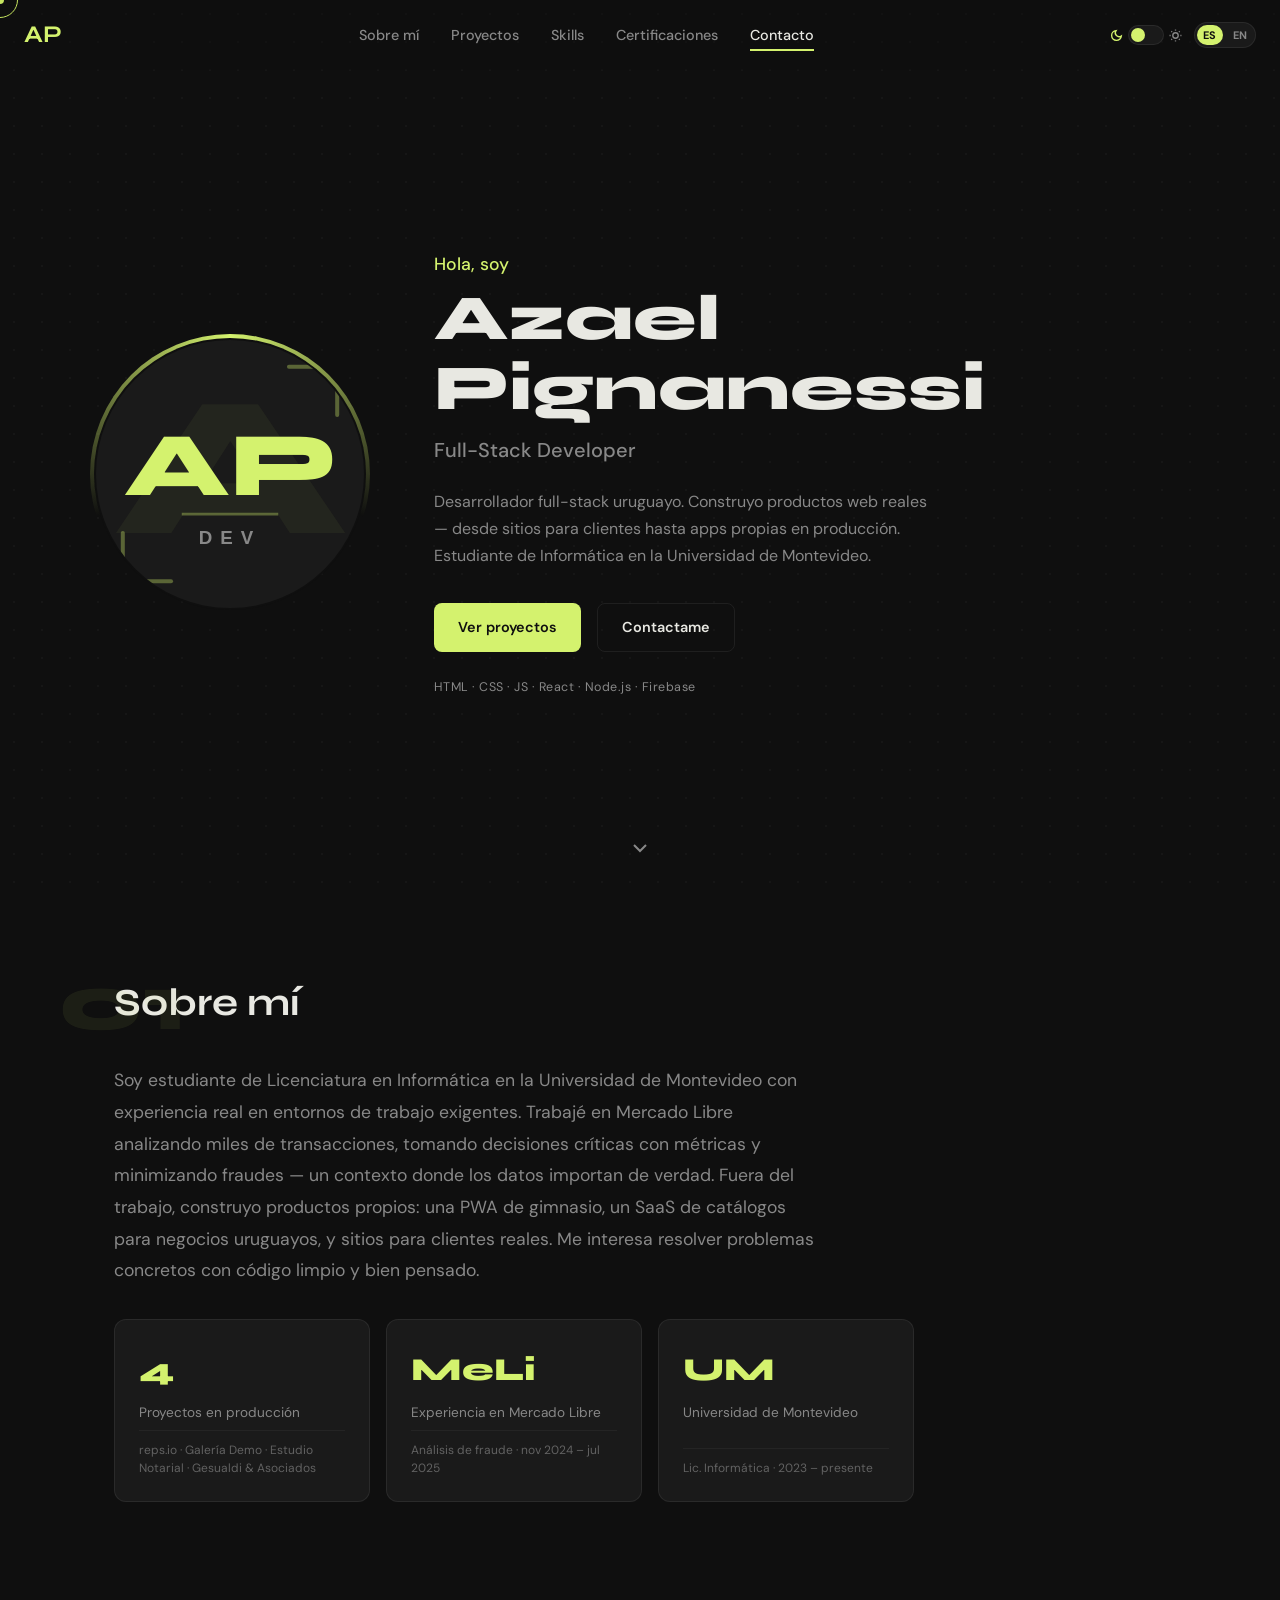
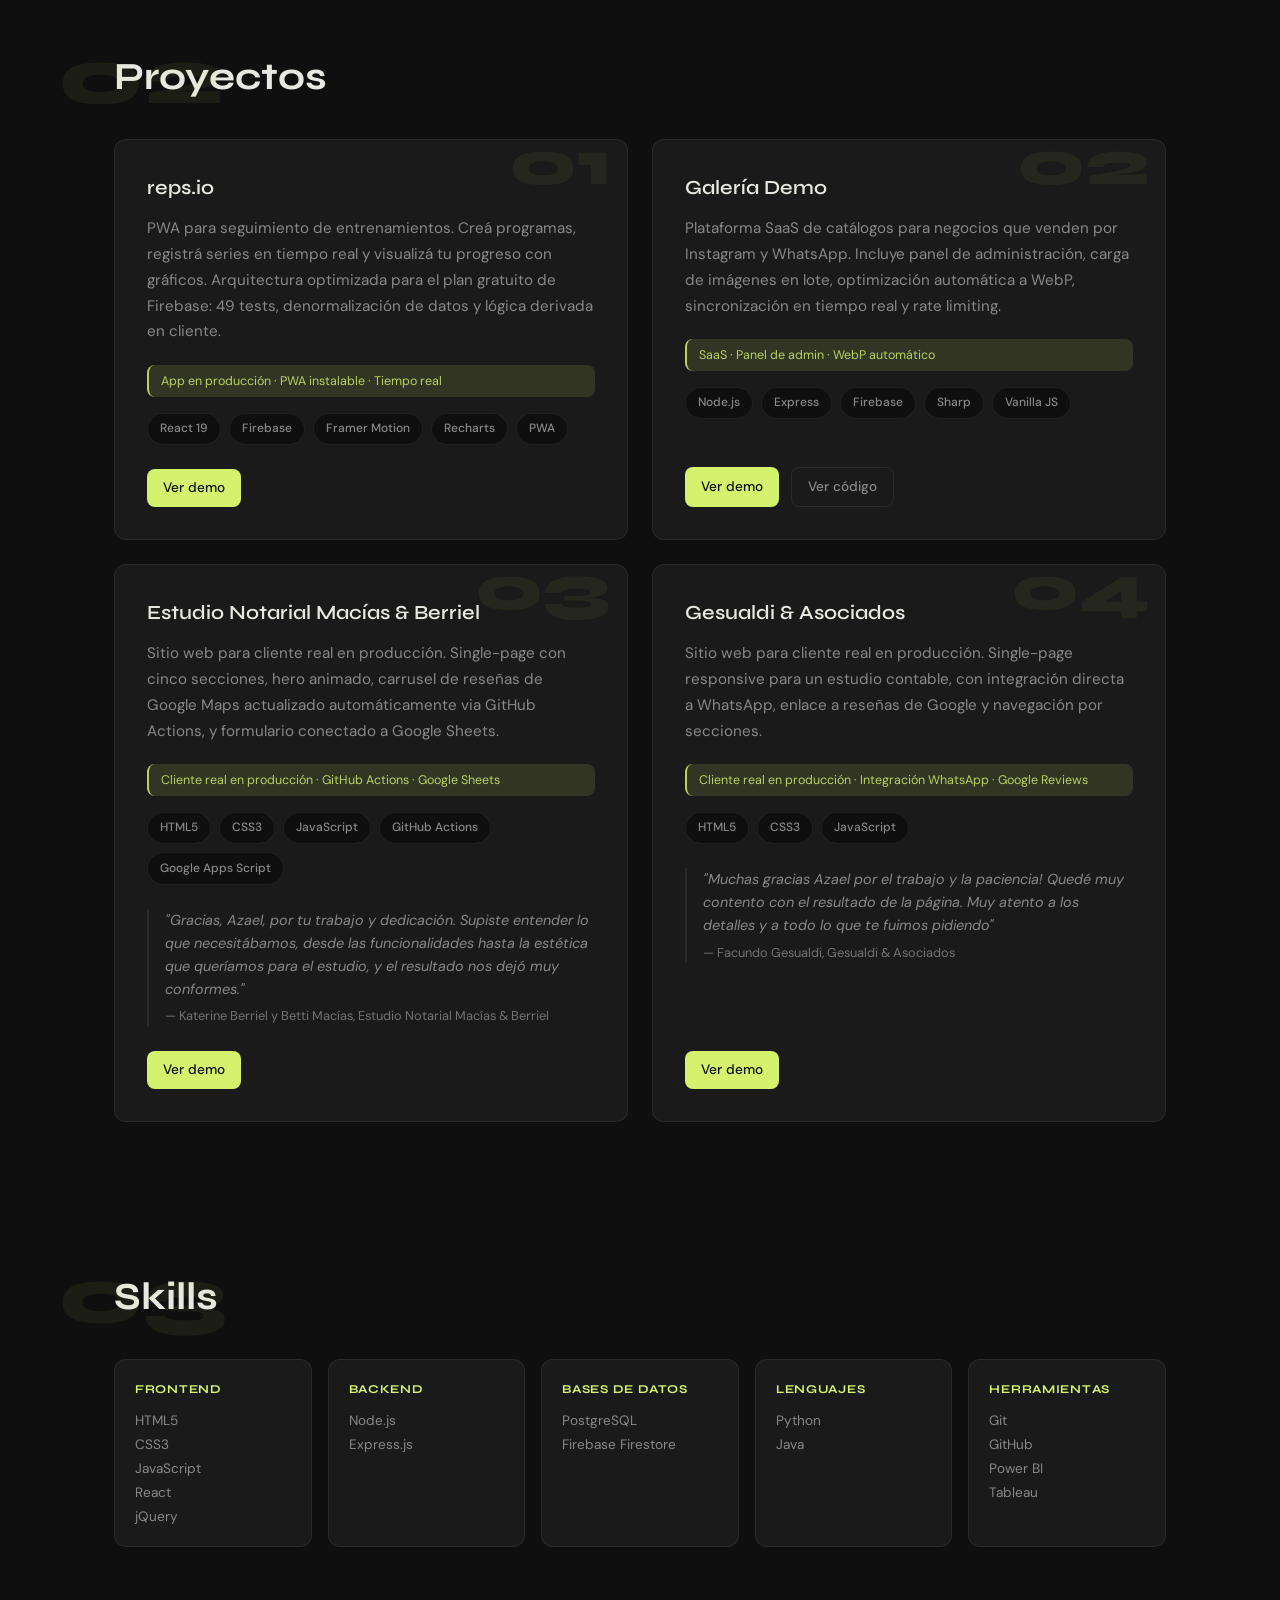
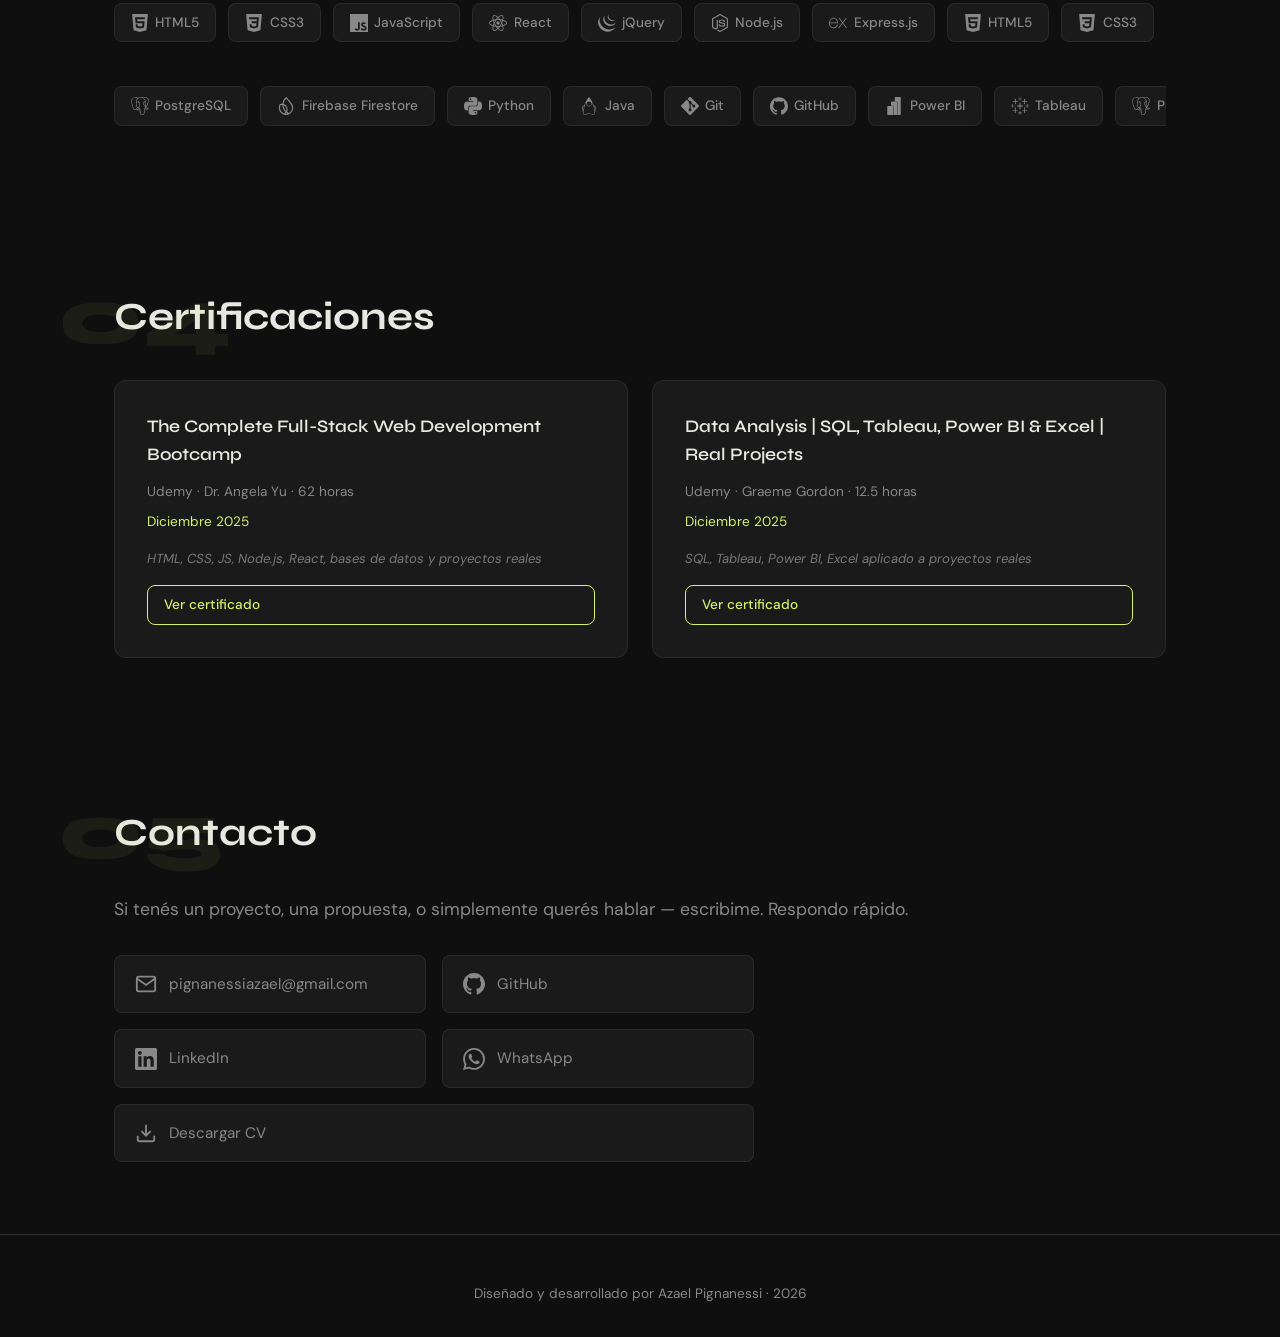
<file: index.html>
<!DOCTYPE html>
<html lang="es" data-theme="dark">
<head>
  <meta charset="UTF-8" />
  <meta name="viewport" content="width=device-width, initial-scale=1.0" />
  <meta name="description" content="Portfolio de Azael Pignanessi — Full-Stack Developer uruguayo. Proyectos en producción, desarrollo web y análisis de datos." />
  <meta name="keywords" content="Azael Pignanessi, desarrollador web, full-stack, Uruguay, React, Node.js, Firebase" />
  <meta name="author" content="Azael Pignanessi" />

  <meta property="og:title" content="Azael Pignanessi — Full-Stack Developer" />
  <meta property="og:description" content="Portfolio de Azael Pignanessi — desarrollador full-stack uruguayo con proyectos reales en producción." />
  <meta property="og:type" content="website" />
  <meta property="og:url" content="https://azael-p.github.io" />
  <meta property="og:image" content="https://azael-p.github.io/assets/foto.jpg" />

  <meta name="twitter:card" content="summary_large_image" />
  <meta name="twitter:title" content="Azael Pignanessi — Full-Stack Developer" />
  <meta name="twitter:description" content="Portfolio de Azael Pignanessi — desarrollador full-stack uruguayo." />

  <link rel="canonical" href="https://azael-p.github.io/" />

  <title>Azael Pignanessi — Full-Stack Developer</title>

  <link rel="icon" type="image/svg+xml" href="assets/favicon.svg" />

  <link rel="preconnect" href="https://fonts.googleapis.com" />
  <link rel="preconnect" href="https://fonts.gstatic.com" crossorigin />
  <link href="https://fonts.googleapis.com/css2?family=DM+Sans:ital,opsz,wght@0,9..40,300;0,9..40,400;0,9..40,500;0,9..40,600;1,9..40,400&family=Syne:wght@500;600;700;800&display=swap" rel="stylesheet" />

  <link rel="stylesheet" href="css/styles.css" />

  <script type="application/ld+json">
  {
    "@context": "https://schema.org",
    "@type": "Person",
    "name": "Azael Pignanessi",
    "jobTitle": "Full-Stack Developer",
    "url": "https://azael-p.github.io/",
    "image": "https://azael-p.github.io/assets/foto.jpg",
    "nationality": "Uruguayan",
    "alumniOf": "Universidad de Montevideo",
    "knowsAbout": ["JavaScript", "React", "Node.js", "Firebase", "PostgreSQL", "Data Analysis"],
    "sameAs": [
      "https://github.com/azael-p",
      "https://linkedin.com/in/azael-pignanessi-a43543220"
    ]
  }
  </script>
</head>
<body>

  <a href="#about" class="skip-link" data-i18n="skip_link">Saltar al contenido</a>

  <div id="scroll-progress"></div>
  <div id="cursor-dot"></div>
  <div id="cursor-ring"></div>

  <nav class="navbar">
    <a href="#" class="navbar-logo">AP</a>
    <div class="navbar-links" id="navLinks">
      <a href="#about" class="nav-link" data-i18n="nav_about">Sobre mí</a>
      <a href="#projects" class="nav-link" data-i18n="nav_projects">Proyectos</a>
      <a href="#skills" class="nav-link" data-i18n="nav_skills">Skills</a>
      <a href="#certifications" class="nav-link" data-i18n="nav_certifications">Certificaciones</a>
      <a href="#contact" class="nav-link" data-i18n="nav_contact">Contacto</a>
    </div>
    <div class="navbar-toggles">
      <button class="theme-switch" id="themeToggle" aria-label="Toggle theme">
        <svg class="switch-icon switch-icon--moon" width="13" height="13" viewBox="0 0 24 24" fill="none" stroke="currentColor" stroke-width="2.5" aria-hidden="true">
          <path d="M21 12.79A9 9 0 1 1 11.21 3 7 7 0 0 0 21 12.79z"/>
        </svg>
        <span class="switch-track">
          <span class="switch-thumb"></span>
        </span>
        <svg class="switch-icon switch-icon--sun" width="13" height="13" viewBox="0 0 24 24" fill="none" stroke="currentColor" stroke-width="2.5" aria-hidden="true">
          <circle cx="12" cy="12" r="5"/>
          <line x1="12" y1="1" x2="12" y2="3"/><line x1="12" y1="21" x2="12" y2="23"/>
          <line x1="4.22" y1="4.22" x2="5.64" y2="5.64"/><line x1="18.36" y1="18.36" x2="19.78" y2="19.78"/>
          <line x1="1" y1="12" x2="3" y2="12"/><line x1="21" y1="12" x2="23" y2="12"/>
          <line x1="4.22" y1="19.78" x2="5.64" y2="18.36"/><line x1="18.36" y1="5.64" x2="19.78" y2="4.22"/>
        </svg>
      </button>
      <button class="lang-switch" id="langToggle" aria-label="Toggle language">
        <span class="lang-switch-track">
          <span class="lang-switch-thumb"></span>
          <span class="lang-opt lang-opt--es">ES</span>
          <span class="lang-opt lang-opt--en">EN</span>
        </span>
        <span id="langLabel" style="display:none">ES</span>
      </button>
      <button class="hamburger" id="hamburger" aria-label="Menu" aria-expanded="false" aria-controls="navLinks">
        <span></span><span></span><span></span>
      </button>
    </div>
  </nav>

  <section class="hero">
    <div class="hero-content">
      <div class="hero-photo-wrapper">
        <div class="hero-photo-border"></div>
        <div class="hero-photo-inner">
          <svg xmlns="http://www.w3.org/2000/svg" viewBox="0 0 100 100" width="100%" height="100%" aria-hidden="true">
            <rect x="0" y="0" width="100" height="100" style="fill: var(--surface)"/>
            <line x1="72" y1="10" x2="90" y2="10" stroke="var(--accent)" stroke-width="1.5" stroke-linecap="round" opacity="0.35"/>
            <line x1="90" y1="10" x2="90" y2="28" stroke="var(--accent)" stroke-width="1.5" stroke-linecap="round" opacity="0.35"/>
            <line x1="10" y1="72" x2="10" y2="90" stroke="var(--accent)" stroke-width="1.5" stroke-linecap="round" opacity="0.35"/>
            <line x1="10" y1="90" x2="28" y2="90" stroke="var(--accent)" stroke-width="1.5" stroke-linecap="round" opacity="0.35"/>
            <text x="50" y="72" font-family="Syne, sans-serif" font-size="75" font-weight="800" text-anchor="middle" style="fill: var(--accent)" opacity="0.05">A</text>
            <text x="50" y="58" font-family="Syne, sans-serif" font-size="34" font-weight="800" text-anchor="middle" style="fill: var(--accent)">AP</text>
            <line x1="32" y1="65" x2="68" y2="65" stroke="var(--accent)" stroke-width="1" opacity="0.35"/>
            <text x="50" y="76" font-family="sans-serif" font-size="7" font-weight="600" text-anchor="middle" style="fill: var(--text-muted)" letter-spacing="3">DEV</text>
          </svg>
        </div>
      </div>
      <div class="hero-text">
        <p class="hero-greeting" data-i18n="hero_greeting">Hola, soy</p>
        <h1 class="hero-name">Azael Pignanessi</h1>
        <p class="hero-role" data-i18n="hero_role">Full-Stack Developer</p>
        <p class="hero-description" data-i18n="hero_description">Desarrollador full-stack uruguayo. Construyo productos web reales — desde sitios para clientes hasta apps propias en producción. Estudiante de Informática en la Universidad de Montevideo.</p>
        <div class="hero-ctas">
          <a href="#projects" class="cta cta-primary" data-i18n="hero_cta_primary">Ver proyectos</a>
          <a href="#contact" class="cta cta-secondary" data-i18n="hero_cta_secondary">Contactame</a>
        </div>
        <p class="hero-stack" data-i18n="hero_stack">HTML · CSS · JS · React · Node.js · Firebase</p>
      </div>
    </div>
    <a href="#about" class="scroll-indicator" aria-label="Scroll down">
      <svg width="24" height="24" viewBox="0 0 24 24" fill="none" stroke="currentColor" stroke-width="2" aria-hidden="true">
        <polyline points="6 9 12 15 18 9"></polyline>
      </svg>
    </a>
  </section>

  <section class="section" id="about">
    <div class="container">
      <h2 class="section-title" data-section-number="01" data-i18n="about_title">Sobre mí</h2>
      <p class="section-text" data-i18n="about_text">Soy estudiante de Licenciatura en Informática en la Universidad de Montevideo con experiencia real en entornos de trabajo exigentes. Trabajé en Mercado Libre analizando miles de transacciones, tomando decisiones críticas con métricas y minimizando fraudes — un contexto donde los datos importan de verdad. Fuera del trabajo, construyo productos propios: una PWA de gimnasio, un SaaS de catálogos para negocios uruguayos, y sitios para clientes reales. Me interesa resolver problemas concretos con código limpio y bien pensado.</p>
      <div class="about-stats">
        <div class="stat-card" data-aos="fade-up">
          <span class="stat-number">4</span>
          <span class="stat-label" data-i18n="stat_projects">Proyectos en producción</span>
          <span class="stat-detail" data-i18n="stat_projects_detail">reps.io · Galería Demo · Estudio Notarial · Gesualdi & Asociados</span>
        </div>
        <div class="stat-card" data-aos="fade-up" data-aos-delay="100">
          <span class="stat-number">MeLi</span>
          <span class="stat-label" data-i18n="stat_meli">Experiencia en Mercado Libre</span>
          <span class="stat-detail" data-i18n="stat_meli_detail">Análisis de fraude · nov 2024 – jul 2025</span>
        </div>
        <div class="stat-card" data-aos="fade-up" data-aos-delay="200">
          <span class="stat-number">UM</span>
          <span class="stat-label" data-i18n="stat_uni">Universidad de Montevideo</span>
          <span class="stat-detail" data-i18n="stat_uni_detail">Lic. Informática · 2023 – presente</span>
        </div>
      </div>
    </div>
  </section>

  <section class="section" id="projects">
    <div class="container">
      <h2 class="section-title" data-section-number="02" data-i18n="projects_title">Proyectos</h2>
      <div class="projects-grid">

        <article class="project-card" data-aos="fade-up">
          <span class="project-number">01</span>
          <h3 class="project-name" data-i18n="project1_name">reps.io</h3>
          <p class="project-description" data-i18n="project1_description">PWA para seguimiento de entrenamientos. Creá programas, registrá series en tiempo real y visualizá tu progreso con gráficos. Arquitectura optimizada para el plan gratuito de Firebase: 49 tests, denormalización de datos y lógica derivada en cliente.</p>
          <p class="project-highlight" data-i18n="project1_highlight">App en producción · PWA instalable · Tiempo real</p>
          <div class="project-stack">
            <span class="badge">React 19</span>
            <span class="badge">Firebase</span>
            <span class="badge">Framer Motion</span>
            <span class="badge">Recharts</span>
            <span class="badge">PWA</span>
          </div>
          <div class="project-links">
            <a href="https://reps-io.web.app/" target="_blank" rel="noopener noreferrer" class="btn btn-primary" data-i18n="project_btn_demo">Ver demo</a>
          </div>
        </article>

        <article class="project-card" data-aos="fade-up" data-aos-delay="100">
          <span class="project-number">02</span>
          <h3 class="project-name" data-i18n="project2_name">Galería Demo</h3>
          <p class="project-description" data-i18n="project2_description">Plataforma SaaS de catálogos para negocios que venden por Instagram y WhatsApp. Incluye panel de administración, carga de imágenes en lote, optimización automática a WebP, sincronización en tiempo real y rate limiting.</p>
          <p class="project-highlight" data-i18n="project2_highlight">SaaS · Panel de admin · WebP automático</p>
          <div class="project-stack">
            <span class="badge">Node.js</span>
            <span class="badge">Express</span>
            <span class="badge">Firebase</span>
            <span class="badge">Sharp</span>
            <span class="badge">Vanilla JS</span>
          </div>
          <div class="project-links">
            <a href="https://tienda-galeria-demo.onrender.com/" target="_blank" rel="noopener noreferrer" class="btn btn-primary" data-i18n="project_btn_demo">Ver demo</a>
            <a href="https://github.com/azael-p/galeria-demo" target="_blank" rel="noopener noreferrer" class="btn btn-secondary" data-i18n="project_btn_code">Ver código</a>
          </div>
        </article>

        <article class="project-card" data-aos="fade-up" data-aos-delay="200">
          <span class="project-number">03</span>
          <h3 class="project-name" data-i18n="project3_name">Estudio Notarial Macías & Berriel</h3>
          <p class="project-description" data-i18n="project3_description">Sitio web para cliente real en producción. Single-page con cinco secciones, hero animado, carrusel de reseñas de Google Maps actualizado automáticamente via GitHub Actions, y formulario conectado a Google Sheets.</p>
          <p class="project-highlight" data-i18n="project3_highlight">Cliente real en producción · GitHub Actions · Google Sheets</p>
          <div class="project-stack">
            <span class="badge">HTML5</span>
            <span class="badge">CSS3</span>
            <span class="badge">JavaScript</span>
            <span class="badge">GitHub Actions</span>
            <span class="badge">Google Apps Script</span>
          </div>
          <blockquote class="project-testimonial">
            <p data-i18n="project3_testimonial">"Gracias, Azael, por tu trabajo y dedicación. Supiste entender lo que necesitábamos, desde las funcionalidades hasta la estética que queríamos para el estudio, y el resultado nos dejó muy conformes."</p>
            <cite data-i18n="project3_testimonial_author">— Katerine Berriel y Betti Macías, Estudio Notarial Macías & Berriel</cite>
          </blockquote>
          <div class="project-links">
            <a href="https://www.estudionotarialmb.uy/" target="_blank" rel="noopener noreferrer" class="btn btn-primary" data-i18n="project_btn_demo">Ver demo</a>
          </div>
        </article>

        <article class="project-card" data-aos="fade-up" data-aos-delay="300">
          <span class="project-number">04</span>
          <h3 class="project-name" data-i18n="project4_name">Gesualdi & Asociados</h3>
          <p class="project-description" data-i18n="project4_description">Sitio web para cliente real en producción. Single-page responsive para un estudio contable, con integración directa a WhatsApp, enlace a reseñas de Google y navegación por secciones.</p>
          <p class="project-highlight" data-i18n="project4_highlight">Cliente real en producción · Integración WhatsApp · Google Reviews</p>
          <div class="project-stack">
            <span class="badge">HTML5</span>
            <span class="badge">CSS3</span>
            <span class="badge">JavaScript</span>
          </div>
          <blockquote class="project-testimonial">
            <p data-i18n="project4_testimonial">"Muchas gracias Azael por el trabajo y la paciencia! Quedé muy contento con el resultado de la página. Muy atento a los detalles y a todo lo que te fuimos pidiendo"</p>
            <cite data-i18n="project4_testimonial_author">— Facundo Gesualdi, Gesualdi & Asociados</cite>
          </blockquote>
          <div class="project-links">
            <a href="https://gesualdiasociados.com.uy/" target="_blank" rel="noopener noreferrer" class="btn btn-primary" data-i18n="project_btn_demo">Ver demo</a>
          </div>
        </article>

      </div>
    </div>
  </section>

  <section class="section" id="skills">
    <div class="container">
      <h2 class="section-title" data-section-number="03" data-i18n="skills_title">Skills</h2>
      <div class="skills-grid" data-aos="fade-up">
        <div class="skills-category">
          <h4 class="skills-category-title" data-i18n="skill_frontend">Frontend</h4>
          <ul class="skills-category-list">
            <li>HTML5</li>
            <li>CSS3</li>
            <li>JavaScript</li>
            <li>React</li>
            <li>jQuery</li>
          </ul>
        </div>
        <div class="skills-category">
          <h4 class="skills-category-title" data-i18n="skill_backend">Backend</h4>
          <ul class="skills-category-list">
            <li>Node.js</li>
            <li>Express.js</li>
          </ul>
        </div>
        <div class="skills-category">
          <h4 class="skills-category-title" data-i18n="skill_databases">Bases de datos</h4>
          <ul class="skills-category-list">
            <li>PostgreSQL</li>
            <li>Firebase Firestore</li>
          </ul>
        </div>
        <div class="skills-category">
          <h4 class="skills-category-title" data-i18n="skill_languages">Lenguajes</h4>
          <ul class="skills-category-list">
            <li>Python</li>
            <li>Java</li>
          </ul>
        </div>
        <div class="skills-category">
          <h4 class="skills-category-title" data-i18n="skill_tools">Herramientas</h4>
          <ul class="skills-category-list">
            <li>Git</li>
            <li>GitHub</li>
            <li>Power BI</li>
            <li>Tableau</li>
          </ul>
        </div>
      </div>
      <div class="marquee-wrapper">
        <div class="marquee marquee-left">
          <div class="marquee-track">
            <span class="skill-item"><svg viewBox="0 0 24 24" width="20" height="20" fill="currentColor"><path d="M1.5 0h21l-1.91 21.563L11.977 24l-8.564-2.438L1.5 0zm7.031 9.75l-.232-2.718 10.059.003.23-2.622L5.412 4.41l.698 8.01h9.126l-.326 3.426-2.91.804-2.955-.81-.188-2.11H6.248l.33 4.171L12 19.351l5.379-1.443.744-8.157H8.531z"/></svg>HTML5</span>
            <span class="skill-item"><svg viewBox="0 0 24 24" width="20" height="20" fill="currentColor"><path d="M1.5 0h21l-1.91 21.563L11.977 24l-8.565-2.438L1.5 0zm17.09 4.413L5.41 4.41l.213 2.622 10.125.002-.255 2.716h-6.64l.24 2.573h6.182l-.366 3.523-2.91.804-2.956-.81-.188-2.11h-2.61l.29 3.855L12 19.288l5.373-1.53L18.59 4.414z"/></svg>CSS3</span>
            <span class="skill-item"><svg viewBox="0 0 24 24" width="20" height="20" fill="currentColor"><path d="M0 0h24v24H0V0zm22.034 18.276c-.175-1.095-.888-2.015-3.003-2.873-.736-.345-1.554-.585-1.797-1.14-.091-.33-.105-.51-.046-.705.15-.646.915-.84 1.515-.66.39.12.75.42.976.9 1.034-.676 1.034-.676 1.755-1.125-.27-.42-.404-.601-.586-.78-.63-.705-1.469-1.065-2.834-1.034l-.705.089c-.676.165-1.32.525-1.71 1.005-1.14 1.291-.811 3.541.569 4.471 1.365 1.02 3.361 1.244 3.616 2.205.24 1.17-.87 1.545-1.966 1.41-.811-.18-1.26-.586-1.755-1.336l-1.83 1.051c.21.48.45.689.81 1.109 1.74 1.756 6.09 1.666 6.871-1.004.029-.09.24-.705.074-1.65l.046.067zm-8.983-7.245h-2.248c0 1.938-.009 3.864-.009 5.805 0 1.232.063 2.363-.138 2.711-.33.689-1.18.601-1.566.48-.396-.196-.597-.466-.83-.855-.063-.105-.11-.196-.127-.196l-1.825 1.125c.305.63.75 1.172 1.324 1.517.855.51 2.004.675 3.207.405.783-.226 1.458-.691 1.811-1.411.51-.93.402-2.07.397-3.346.012-2.054 0-4.109 0-6.179l.004-.056z"/></svg>JavaScript</span>
            <span class="skill-item"><svg viewBox="0 0 24 24" width="20" height="20" fill="currentColor"><path d="M14.23 12.004a2.236 2.236 0 0 1-2.235 2.236 2.236 2.236 0 0 1-2.236-2.236 2.236 2.236 0 0 1 2.235-2.236 2.236 2.236 0 0 1 2.236 2.236zm2.648-10.69c-1.346 0-3.107.96-4.888 2.622-1.78-1.653-3.542-2.602-4.887-2.602-.41 0-.783.093-1.106.278-1.375.793-1.683 3.264-.973 6.365C1.98 8.917 0 10.42 0 12.004c0 1.59 1.99 3.097 5.043 4.03-.704 3.113-.39 5.588.988 6.38.32.187.69.275 1.102.275 1.345 0 3.107-.96 4.888-2.624 1.78 1.654 3.542 2.603 4.887 2.603.41 0 .783-.09 1.106-.275 1.374-.792 1.683-3.263.973-6.365C22.02 15.096 24 13.59 24 12.004c0-1.59-1.99-3.097-5.043-4.032.704-3.11.39-5.587-.988-6.38-.318-.184-.688-.277-1.092-.278zm-.005 1.09v.006c.225 0 .406.044.558.127.666.382.955 1.835.73 3.704-.054.46-.142.945-.25 1.44-.96-.236-2.006-.417-3.107-.534-.66-.905-1.345-1.727-2.035-2.447 1.592-1.48 3.087-2.292 4.105-2.295zm-9.77.02c1.012 0 2.514.808 4.11 2.28-.686.72-1.37 1.537-2.02 2.442-1.107.117-2.154.298-3.113.538-.112-.49-.195-.964-.254-1.42-.23-1.868.054-3.32.714-3.707.19-.09.4-.127.563-.132zm4.882 3.05c.455.468.91.992 1.36 1.564-.44-.02-.89-.034-1.345-.034-.46 0-.915.01-1.36.034.44-.572.895-1.096 1.345-1.565zM12 8.1c.74 0 1.477.034 2.202.093.406.582.802 1.203 1.183 1.86.372.64.71 1.29 1.018 1.946-.308.655-.646 1.31-1.013 1.95-.38.66-.773 1.288-1.18 1.87-.728.063-1.466.098-2.21.098-.74 0-1.477-.035-2.202-.093-.406-.582-.802-1.204-1.183-1.86-.372-.64-.71-1.29-1.018-1.946.303-.657.646-1.313 1.013-1.954.38-.66.773-1.286 1.18-1.868.728-.064 1.466-.098 2.21-.098zm-3.635.254c-.24.377-.48.763-.704 1.16-.225.39-.435.782-.635 1.174-.265-.656-.49-1.31-.676-1.947.64-.15 1.315-.283 2.015-.386zm7.26 0c.695.103 1.365.23 2.006.387-.18.632-.405 1.282-.66 1.933-.2-.39-.41-.783-.64-1.174-.225-.392-.465-.774-.705-1.146zm3.063.675c.484.15.944.317 1.375.498 1.732.74 2.852 1.708 2.852 2.476-.005.768-1.125 1.74-2.857 2.475-.42.18-.88.342-1.355.493-.28-.958-.646-1.956-1.1-2.98.45-1.017.81-2.01 1.085-2.964zm-13.395.004c.278.96.645 1.957 1.1 2.98-.45 1.017-.812 2.01-1.086 2.964-.484-.15-.944-.318-1.37-.5-1.732-.737-2.852-1.706-2.852-2.474 0-.768 1.12-1.742 2.852-2.476.42-.18.88-.342 1.356-.494zm11.678 4.28c.265.657.49 1.312.676 1.948-.64.157-1.316.29-2.016.39.24-.375.48-.762.705-1.158.225-.39.435-.788.636-1.18zm-9.945.02c.2.392.41.783.64 1.175.23.39.465.772.705 1.143-.695-.102-1.365-.23-2.006-.386.18-.63.406-1.282.66-1.933zM17.92 16.32c.112.493.2.968.254 1.423.23 1.868-.054 3.32-.714 3.708-.147.09-.338.128-.563.128-1.012 0-2.514-.807-4.11-2.28.686-.72 1.37-1.536 2.02-2.44 1.107-.118 2.154-.3 3.113-.54zm-11.83.01c.96.234 2.006.415 3.107.532.66.905 1.345 1.727 2.035 2.446-1.595 1.483-3.092 2.295-4.11 2.295-.22-.005-.406-.05-.553-.132-.666-.38-.955-1.834-.73-3.703.054-.46.142-.944.25-1.438zm4.56.64c.44.02.89.034 1.345.034.46 0 .915-.01 1.36-.034-.44.572-.895 1.095-1.345 1.565-.455-.47-.91-.993-1.36-1.565z"/></svg>React</span>
            <span class="skill-item"><svg viewBox="0 0 24 24" width="20" height="20" fill="currentColor"><path d="M1.525 5.87c-2.126 3.054-1.862 7.026-.237 10.269.037.079.078.154.118.229.023.052.049.1.077.15.013.027.031.056.047.082.026.052.054.102.081.152l.157.266c.03.049.057.097.09.146.056.094.12.187.178.281.026.04.05.078.079.117a6.368 6.368 0 00.31.445c.078.107.156.211.24.315.027.038.058.076.086.115l.22.269c.028.03.055.067.084.099.098.118.202.233.306.35l.005.006a3.134 3.134 0 00.425.44c.08.083.16.165.245.245l.101.097c.111.105.223.209.34.309.002 0 .003.002.005.003l.057.05c.102.089.205.178.31.26l.125.105c.085.068.174.133.26.2l.137.105c.093.07.192.139.287.207.035.025.07.05.106.073l.03.023.28.185.12.08c.148.094.294.184.44.272.041.02.084.044.123.068.108.062.22.125.329.183.06.034.122.063.184.094.075.042.153.083.234.125a.324.324 0 01.056.023c.033.015.064.031.096.047.12.06.245.118.375.175.024.01.05.02.076.034.144.063.289.123.438.182.034.01.07.027.105.04.135.051.274.103.411.152l.05.018c.154.052.305.102.46.15.036.01.073.023.111.033.16.048.314.105.474.137 10.273 1.872 13.258-6.177 13.258-6.177-2.508 3.266-6.958 4.127-11.174 3.169-.156-.036-.312-.086-.47-.132a13.539 13.539 0 01-.567-.182l-.062-.024c-.136-.046-.267-.097-.4-.148a1.615 1.615 0 00-.11-.04c-.148-.06-.29-.121-.433-.184-.031-.01-.057-.024-.088-.036a23.44 23.44 0 01-.362-.17 1.485 1.485 0 01-.106-.052c-.094-.044-.188-.095-.28-.143a3.947 3.947 0 01-.187-.096c-.114-.06-.227-.125-.34-.187-.034-.024-.073-.044-.112-.066a15.922 15.922 0 01-.439-.27 2.107 2.107 0 01-.118-.078 6.01 6.01 0 01-.312-.207c-.035-.023-.067-.048-.103-.073a9.553 9.553 0 01-.295-.212c-.042-.034-.087-.066-.132-.1-.088-.07-.177-.135-.265-.208l-.118-.095a10.593 10.593 0 01-.335-.28.258.258 0 00-.037-.031l-.347-.316-.1-.094c-.082-.084-.166-.164-.25-.246l-.098-.1a9.081 9.081 0 01-.309-.323l-.015-.016c-.106-.116-.21-.235-.313-.355-.027-.03-.053-.064-.08-.097l-.227-.277a21.275 21.275 0 01-.34-.449C2.152 11.79 1.306 7.384 3.177 3.771m4.943-.473c-1.54 2.211-1.454 5.169-.254 7.508a9.111 9.111 0 00.678 1.133c.23.33.484.721.793.988.107.122.223.24.344.36l.09.09c.114.11.232.217.35.325l.016.013a9.867 9.867 0 00.414.342c.034.023.063.05.096.073.14.108.282.212.428.316l.015.009c.062.045.128.086.198.13.028.018.06.042.09.06.106.068.21.132.318.197.017.007.032.016.048.023.09.055.188.108.282.157.033.02.065.035.1.054.066.033.132.068.197.102l.032.014c.135.067.273.129.408.19.034.014.063.025.092.039.111.048.224.094.336.137.05.017.097.037.144.052.102.038.21.073.31.108l.14.045c.147.045.295.104.449.13C22.164 17.206 24 11.098 24 11.098c-1.653 2.38-4.852 3.513-8.261 2.628a8.04 8.04 0 01-.449-.13c-.048-.014-.09-.029-.136-.043-.104-.036-.211-.07-.312-.109l-.144-.054c-.113-.045-.227-.087-.336-.135-.034-.015-.065-.025-.091-.04-.14-.063-.281-.125-.418-.192l-.206-.107-.119-.06a5.673 5.673 0 01-.265-.15.62.62 0 01-.062-.035c-.106-.066-.217-.13-.318-.198-.034-.019-.065-.042-.097-.062l-.208-.136c-.144-.1-.285-.208-.428-.313-.032-.029-.063-.053-.094-.079-1.499-1.178-2.681-2.79-3.242-4.613-.59-1.897-.46-4.023.56-5.75m4.292-.147c-.909 1.334-.996 2.99-.37 4.46.665 1.563 2.024 2.79 3.608 3.37.065.025.128.046.196.07l.088.027c.092.03.185.063.28.084 4.381.845 5.567-2.25 5.886-2.704-1.043 1.498-2.792 1.857-4.938 1.335a4.85 4.85 0 01-.516-.16 6.352 6.352 0 01-.618-.254 6.53 6.53 0 01-1.082-.66c-1.922-1.457-3.113-4.236-1.859-6.5"/></svg>jQuery</span>
            <span class="skill-item"><svg viewBox="0 0 24 24" width="20" height="20" fill="currentColor"><path d="M11.998,24c-0.321,0-0.641-0.084-0.922-0.247l-2.936-1.737c-0.438-0.245-0.224-0.332-0.08-0.383 c0.585-0.203,0.703-0.25,1.328-0.604c0.065-0.037,0.151-0.023,0.218,0.017l2.256,1.339c0.082,0.045,0.197,0.045,0.272,0l8.795-5.076 c0.082-0.047,0.134-0.141,0.134-0.238V6.921c0-0.099-0.053-0.192-0.137-0.242l-8.791-5.072c-0.081-0.047-0.189-0.047-0.271,0 L3.075,6.68C2.99,6.729,2.936,6.825,2.936,6.921v10.15c0,0.097,0.054,0.189,0.139,0.235l2.409,1.392 c1.307,0.654,2.108-0.116,2.108-0.89V7.787c0-0.142,0.114-0.253,0.256-0.253h1.115c0.139,0,0.255,0.112,0.255,0.253v10.021 c0,1.745-0.95,2.745-2.604,2.745c-0.508,0-0.909,0-2.026-0.551L2.28,18.675c-0.57-0.329-0.922-0.945-0.922-1.604V6.921 c0-0.659,0.353-1.275,0.922-1.603l8.795-5.082c0.557-0.315,1.296-0.315,1.848,0l8.794,5.082c0.57,0.329,0.924,0.944,0.924,1.603 v10.15c0,0.659-0.354,1.273-0.924,1.604l-8.794,5.078C12.643,23.916,12.324,24,11.998,24z M19.099,13.993 c0-1.9-1.284-2.406-3.987-2.763c-2.731-0.361-3.009-0.548-3.009-1.187c0-0.528,0.235-1.233,2.258-1.233 c1.807,0,2.473,0.389,2.747,1.607c0.024,0.115,0.129,0.199,0.247,0.199h1.141c0.071,0,0.138-0.031,0.186-0.081 c0.048-0.054,0.074-0.123,0.067-0.196c-0.177-2.098-1.571-3.076-4.388-3.076c-2.508,0-4.004,1.058-4.004,2.833 c0,1.925,1.488,2.457,3.895,2.695c2.88,0.282,3.103,0.703,3.103,1.269c0,0.983-0.789,1.402-2.642,1.402 c-2.327,0-2.839-0.584-3.011-1.742c-0.02-0.124-0.126-0.215-0.253-0.215h-1.137c-0.141,0-0.254,0.112-0.254,0.253 c0,1.482,0.806,3.248,4.655,3.248C17.501,17.007,19.099,15.91,19.099,13.993z"/></svg>Node.js</span>
            <span class="skill-item"><svg viewBox="0 0 24 24" width="20" height="20" fill="currentColor"><path d="M24 18.588a1.529 1.529 0 01-1.895-.72l-3.45-4.771-.5-.667-4.003 5.444a1.466 1.466 0 01-1.802.708l5.158-6.92-4.798-6.251a1.595 1.595 0 011.9.666l3.576 4.83 3.596-4.81a1.435 1.435 0 011.788-.668L21.708 7.9l-2.522 3.283a.666.666 0 000 .994l4.804 6.412zM.002 11.576l.42-2.075c1.154-4.103 5.858-5.81 9.094-3.27 1.895 1.489 2.368 3.597 2.275 5.973H1.116C.943 16.447 4.005 19.009 7.92 17.7a4.078 4.078 0 002.582-2.876c.207-.666.548-.78 1.174-.588a5.417 5.417 0 01-2.589 3.957 6.272 6.272 0 01-7.306-.933 6.575 6.575 0 01-1.64-3.858c0-.235-.08-.455-.134-.666A88.33 88.33 0 010 11.577zm1.127-.286h9.654c-.06-3.076-2.001-5.258-4.59-5.278-2.882-.04-4.944 2.094-5.071 5.264z"/></svg>Express.js</span>
            <span class="skill-item"><svg viewBox="0 0 24 24" width="20" height="20" fill="currentColor"><path d="M1.5 0h21l-1.91 21.563L11.977 24l-8.564-2.438L1.5 0zm7.031 9.75l-.232-2.718 10.059.003.23-2.622L5.412 4.41l.698 8.01h9.126l-.326 3.426-2.91.804-2.955-.81-.188-2.11H6.248l.33 4.171L12 19.351l5.379-1.443.744-8.157H8.531z"/></svg>HTML5</span>
            <span class="skill-item"><svg viewBox="0 0 24 24" width="20" height="20" fill="currentColor"><path d="M1.5 0h21l-1.91 21.563L11.977 24l-8.565-2.438L1.5 0zm17.09 4.413L5.41 4.41l.213 2.622 10.125.002-.255 2.716h-6.64l.24 2.573h6.182l-.366 3.523-2.91.804-2.956-.81-.188-2.11h-2.61l.29 3.855L12 19.288l5.373-1.53L18.59 4.414z"/></svg>CSS3</span>
            <span class="skill-item"><svg viewBox="0 0 24 24" width="20" height="20" fill="currentColor"><path d="M0 0h24v24H0V0zm22.034 18.276c-.175-1.095-.888-2.015-3.003-2.873-.736-.345-1.554-.585-1.797-1.14-.091-.33-.105-.51-.046-.705.15-.646.915-.84 1.515-.66.39.12.75.42.976.9 1.034-.676 1.034-.676 1.755-1.125-.27-.42-.404-.601-.586-.78-.63-.705-1.469-1.065-2.834-1.034l-.705.089c-.676.165-1.32.525-1.71 1.005-1.14 1.291-.811 3.541.569 4.471 1.365 1.02 3.361 1.244 3.616 2.205.24 1.17-.87 1.545-1.966 1.41-.811-.18-1.26-.586-1.755-1.336l-1.83 1.051c.21.48.45.689.81 1.109 1.74 1.756 6.09 1.666 6.871-1.004.029-.09.24-.705.074-1.65l.046.067zm-8.983-7.245h-2.248c0 1.938-.009 3.864-.009 5.805 0 1.232.063 2.363-.138 2.711-.33.689-1.18.601-1.566.48-.396-.196-.597-.466-.83-.855-.063-.105-.11-.196-.127-.196l-1.825 1.125c.305.63.75 1.172 1.324 1.517.855.51 2.004.675 3.207.405.783-.226 1.458-.691 1.811-1.411.51-.93.402-2.07.397-3.346.012-2.054 0-4.109 0-6.179l.004-.056z"/></svg>JavaScript</span>
            <span class="skill-item"><svg viewBox="0 0 24 24" width="20" height="20" fill="currentColor"><path d="M14.23 12.004a2.236 2.236 0 0 1-2.235 2.236 2.236 2.236 0 0 1-2.236-2.236 2.236 2.236 0 0 1 2.235-2.236 2.236 2.236 0 0 1 2.236 2.236zm2.648-10.69c-1.346 0-3.107.96-4.888 2.622-1.78-1.653-3.542-2.602-4.887-2.602-.41 0-.783.093-1.106.278-1.375.793-1.683 3.264-.973 6.365C1.98 8.917 0 10.42 0 12.004c0 1.59 1.99 3.097 5.043 4.03-.704 3.113-.39 5.588.988 6.38.32.187.69.275 1.102.275 1.345 0 3.107-.96 4.888-2.624 1.78 1.654 3.542 2.603 4.887 2.603.41 0 .783-.09 1.106-.275 1.374-.792 1.683-3.263.973-6.365C22.02 15.096 24 13.59 24 12.004c0-1.59-1.99-3.097-5.043-4.032.704-3.11.39-5.587-.988-6.38-.318-.184-.688-.277-1.092-.278zm-.005 1.09v.006c.225 0 .406.044.558.127.666.382.955 1.835.73 3.704-.054.46-.142.945-.25 1.44-.96-.236-2.006-.417-3.107-.534-.66-.905-1.345-1.727-2.035-2.447 1.592-1.48 3.087-2.292 4.105-2.295zm-9.77.02c1.012 0 2.514.808 4.11 2.28-.686.72-1.37 1.537-2.02 2.442-1.107.117-2.154.298-3.113.538-.112-.49-.195-.964-.254-1.42-.23-1.868.054-3.32.714-3.707.19-.09.4-.127.563-.132zm4.882 3.05c.455.468.91.992 1.36 1.564-.44-.02-.89-.034-1.345-.034-.46 0-.915.01-1.36.034.44-.572.895-1.096 1.345-1.565zM12 8.1c.74 0 1.477.034 2.202.093.406.582.802 1.203 1.183 1.86.372.64.71 1.29 1.018 1.946-.308.655-.646 1.31-1.013 1.95-.38.66-.773 1.288-1.18 1.87-.728.063-1.466.098-2.21.098-.74 0-1.477-.035-2.202-.093-.406-.582-.802-1.204-1.183-1.86-.372-.64-.71-1.29-1.018-1.946.303-.657.646-1.313 1.013-1.954.38-.66.773-1.286 1.18-1.868.728-.064 1.466-.098 2.21-.098zm-3.635.254c-.24.377-.48.763-.704 1.16-.225.39-.435.782-.635 1.174-.265-.656-.49-1.31-.676-1.947.64-.15 1.315-.283 2.015-.386zm7.26 0c.695.103 1.365.23 2.006.387-.18.632-.405 1.282-.66 1.933-.2-.39-.41-.783-.64-1.174-.225-.392-.465-.774-.705-1.146zm3.063.675c.484.15.944.317 1.375.498 1.732.74 2.852 1.708 2.852 2.476-.005.768-1.125 1.74-2.857 2.475-.42.18-.88.342-1.355.493-.28-.958-.646-1.956-1.1-2.98.45-1.017.81-2.01 1.085-2.964zm-13.395.004c.278.96.645 1.957 1.1 2.98-.45 1.017-.812 2.01-1.086 2.964-.484-.15-.944-.318-1.37-.5-1.732-.737-2.852-1.706-2.852-2.474 0-.768 1.12-1.742 2.852-2.476.42-.18.88-.342 1.356-.494zm11.678 4.28c.265.657.49 1.312.676 1.948-.64.157-1.316.29-2.016.39.24-.375.48-.762.705-1.158.225-.39.435-.788.636-1.18zm-9.945.02c.2.392.41.783.64 1.175.23.39.465.772.705 1.143-.695-.102-1.365-.23-2.006-.386.18-.63.406-1.282.66-1.933zM17.92 16.32c.112.493.2.968.254 1.423.23 1.868-.054 3.32-.714 3.708-.147.09-.338.128-.563.128-1.012 0-2.514-.807-4.11-2.28.686-.72 1.37-1.536 2.02-2.44 1.107-.118 2.154-.3 3.113-.54zm-11.83.01c.96.234 2.006.415 3.107.532.66.905 1.345 1.727 2.035 2.446-1.595 1.483-3.092 2.295-4.11 2.295-.22-.005-.406-.05-.553-.132-.666-.38-.955-1.834-.73-3.703.054-.46.142-.944.25-1.438zm4.56.64c.44.02.89.034 1.345.034.46 0 .915-.01 1.36-.034-.44.572-.895 1.095-1.345 1.565-.455-.47-.91-.993-1.36-1.565z"/></svg>React</span>
            <span class="skill-item"><svg viewBox="0 0 24 24" width="20" height="20" fill="currentColor"><path d="M1.525 5.87c-2.126 3.054-1.862 7.026-.237 10.269.037.079.078.154.118.229.023.052.049.1.077.15.013.027.031.056.047.082.026.052.054.102.081.152l.157.266c.03.049.057.097.09.146.056.094.12.187.178.281.026.04.05.078.079.117a6.368 6.368 0 00.31.445c.078.107.156.211.24.315.027.038.058.076.086.115l.22.269c.028.03.055.067.084.099.098.118.202.233.306.35l.005.006a3.134 3.134 0 00.425.44c.08.083.16.165.245.245l.101.097c.111.105.223.209.34.309.002 0 .003.002.005.003l.057.05c.102.089.205.178.31.26l.125.105c.085.068.174.133.26.2l.137.105c.093.07.192.139.287.207.035.025.07.05.106.073l.03.023.28.185.12.08c.148.094.294.184.44.272.041.02.084.044.123.068.108.062.22.125.329.183.06.034.122.063.184.094.075.042.153.083.234.125a.324.324 0 01.056.023c.033.015.064.031.096.047.12.06.245.118.375.175.024.01.05.02.076.034.144.063.289.123.438.182.034.01.07.027.105.04.135.051.274.103.411.152l.05.018c.154.052.305.102.46.15.036.01.073.023.111.033.16.048.314.105.474.137 10.273 1.872 13.258-6.177 13.258-6.177-2.508 3.266-6.958 4.127-11.174 3.169-.156-.036-.312-.086-.47-.132a13.539 13.539 0 01-.567-.182l-.062-.024c-.136-.046-.267-.097-.4-.148a1.615 1.615 0 00-.11-.04c-.148-.06-.29-.121-.433-.184-.031-.01-.057-.024-.088-.036a23.44 23.44 0 01-.362-.17 1.485 1.485 0 01-.106-.052c-.094-.044-.188-.095-.28-.143a3.947 3.947 0 01-.187-.096c-.114-.06-.227-.125-.34-.187-.034-.024-.073-.044-.112-.066a15.922 15.922 0 01-.439-.27 2.107 2.107 0 01-.118-.078 6.01 6.01 0 01-.312-.207c-.035-.023-.067-.048-.103-.073a9.553 9.553 0 01-.295-.212c-.042-.034-.087-.066-.132-.1-.088-.07-.177-.135-.265-.208l-.118-.095a10.593 10.593 0 01-.335-.28.258.258 0 00-.037-.031l-.347-.316-.1-.094c-.082-.084-.166-.164-.25-.246l-.098-.1a9.081 9.081 0 01-.309-.323l-.015-.016c-.106-.116-.21-.235-.313-.355-.027-.03-.053-.064-.08-.097l-.227-.277a21.275 21.275 0 01-.34-.449C2.152 11.79 1.306 7.384 3.177 3.771m4.943-.473c-1.54 2.211-1.454 5.169-.254 7.508a9.111 9.111 0 00.678 1.133c.23.33.484.721.793.988.107.122.223.24.344.36l.09.09c.114.11.232.217.35.325l.016.013a9.867 9.867 0 00.414.342c.034.023.063.05.096.073.14.108.282.212.428.316l.015.009c.062.045.128.086.198.13.028.018.06.042.09.06.106.068.21.132.318.197.017.007.032.016.048.023.09.055.188.108.282.157.033.02.065.035.1.054.066.033.132.068.197.102l.032.014c.135.067.273.129.408.19.034.014.063.025.092.039.111.048.224.094.336.137.05.017.097.037.144.052.102.038.21.073.31.108l.14.045c.147.045.295.104.449.13C22.164 17.206 24 11.098 24 11.098c-1.653 2.38-4.852 3.513-8.261 2.628a8.04 8.04 0 01-.449-.13c-.048-.014-.09-.029-.136-.043-.104-.036-.211-.07-.312-.109l-.144-.054c-.113-.045-.227-.087-.336-.135-.034-.015-.065-.025-.091-.04-.14-.063-.281-.125-.418-.192l-.206-.107-.119-.06a5.673 5.673 0 01-.265-.15.62.62 0 01-.062-.035c-.106-.066-.217-.13-.318-.198-.034-.019-.065-.042-.097-.062l-.208-.136c-.144-.1-.285-.208-.428-.313-.032-.029-.063-.053-.094-.079-1.499-1.178-2.681-2.79-3.242-4.613-.59-1.897-.46-4.023.56-5.75m4.292-.147c-.909 1.334-.996 2.99-.37 4.46.665 1.563 2.024 2.79 3.608 3.37.065.025.128.046.196.07l.088.027c.092.03.185.063.28.084 4.381.845 5.567-2.25 5.886-2.704-1.043 1.498-2.792 1.857-4.938 1.335a4.85 4.85 0 01-.516-.16 6.352 6.352 0 01-.618-.254 6.53 6.53 0 01-1.082-.66c-1.922-1.457-3.113-4.236-1.859-6.5"/></svg>jQuery</span>
            <span class="skill-item"><svg viewBox="0 0 24 24" width="20" height="20" fill="currentColor"><path d="M11.998,24c-0.321,0-0.641-0.084-0.922-0.247l-2.936-1.737c-0.438-0.245-0.224-0.332-0.08-0.383 c0.585-0.203,0.703-0.25,1.328-0.604c0.065-0.037,0.151-0.023,0.218,0.017l2.256,1.339c0.082,0.045,0.197,0.045,0.272,0l8.795-5.076 c0.082-0.047,0.134-0.141,0.134-0.238V6.921c0-0.099-0.053-0.192-0.137-0.242l-8.791-5.072c-0.081-0.047-0.189-0.047-0.271,0 L3.075,6.68C2.99,6.729,2.936,6.825,2.936,6.921v10.15c0,0.097,0.054,0.189,0.139,0.235l2.409,1.392 c1.307,0.654,2.108-0.116,2.108-0.89V7.787c0-0.142,0.114-0.253,0.256-0.253h1.115c0.139,0,0.255,0.112,0.255,0.253v10.021 c0,1.745-0.95,2.745-2.604,2.745c-0.508,0-0.909,0-2.026-0.551L2.28,18.675c-0.57-0.329-0.922-0.945-0.922-1.604V6.921 c0-0.659,0.353-1.275,0.922-1.603l8.795-5.082c0.557-0.315,1.296-0.315,1.848,0l8.794,5.082c0.57,0.329,0.924,0.944,0.924,1.603 v10.15c0,0.659-0.354,1.273-0.924,1.604l-8.794,5.078C12.643,23.916,12.324,24,11.998,24z M19.099,13.993 c0-1.9-1.284-2.406-3.987-2.763c-2.731-0.361-3.009-0.548-3.009-1.187c0-0.528,0.235-1.233,2.258-1.233 c1.807,0,2.473,0.389,2.747,1.607c0.024,0.115,0.129,0.199,0.247,0.199h1.141c0.071,0,0.138-0.031,0.186-0.081 c0.048-0.054,0.074-0.123,0.067-0.196c-0.177-2.098-1.571-3.076-4.388-3.076c-2.508,0-4.004,1.058-4.004,2.833 c0,1.925,1.488,2.457,3.895,2.695c2.88,0.282,3.103,0.703,3.103,1.269c0,0.983-0.789,1.402-2.642,1.402 c-2.327,0-2.839-0.584-3.011-1.742c-0.02-0.124-0.126-0.215-0.253-0.215h-1.137c-0.141,0-0.254,0.112-0.254,0.253 c0,1.482,0.806,3.248,4.655,3.248C17.501,17.007,19.099,15.91,19.099,13.993z"/></svg>Node.js</span>
            <span class="skill-item"><svg viewBox="0 0 24 24" width="20" height="20" fill="currentColor"><path d="M24 18.588a1.529 1.529 0 01-1.895-.72l-3.45-4.771-.5-.667-4.003 5.444a1.466 1.466 0 01-1.802.708l5.158-6.92-4.798-6.251a1.595 1.595 0 011.9.666l3.576 4.83 3.596-4.81a1.435 1.435 0 011.788-.668L21.708 7.9l-2.522 3.283a.666.666 0 000 .994l4.804 6.412zM.002 11.576l.42-2.075c1.154-4.103 5.858-5.81 9.094-3.27 1.895 1.489 2.368 3.597 2.275 5.973H1.116C.943 16.447 4.005 19.009 7.92 17.7a4.078 4.078 0 002.582-2.876c.207-.666.548-.78 1.174-.588a5.417 5.417 0 01-2.589 3.957 6.272 6.272 0 01-7.306-.933 6.575 6.575 0 01-1.64-3.858c0-.235-.08-.455-.134-.666A88.33 88.33 0 010 11.577zm1.127-.286h9.654c-.06-3.076-2.001-5.258-4.59-5.278-2.882-.04-4.944 2.094-5.071 5.264z"/></svg>Express.js</span>
          </div>
        </div>
        <div class="marquee marquee-right">
          <div class="marquee-track">
            <span class="skill-item"><svg viewBox="0 0 24 24" width="20" height="20" fill="currentColor"><path d="M23.5594 14.7228a.5269.5269 0 0 0-.0563-.1191c-.139-.2632-.4768-.3418-1.0074-.2321-1.6533.3411-2.2935.1312-2.5256-.0191 1.342-2.0482 2.445-4.522 3.0411-6.8297.2714-1.0507.7982-3.5237.1222-4.7316a1.5641 1.5641 0 0 0-.1509-.235C21.6931.9086 19.8007.0248 17.5099.0005c-1.4947-.0158-2.7705.3461-3.1161.4794a9.449 9.449 0 0 0-.5159-.0816 8.044 8.044 0 0 0-1.3114-.1278c-1.1822-.0184-2.2038.2642-3.0498.8406-.8573-.3211-4.7888-1.645-7.2219.0788C.9359 2.1526.3086 3.8733.4302 6.3043c.0409.818.5069 3.334 1.2423 5.7436.4598 1.5065.9387 2.7019 1.4334 3.582.553.9942 1.1259 1.5933 1.7143 1.7895.4474.1491 1.1327.1441 1.8581-.7279.8012-.9635 1.5903-1.8258 1.9446-2.2069.4351.2355.9064.3625 1.39.3772a.0569.0569 0 0 0 .0004.0041 11.0312 11.0312 0 0 0-.2472.3054c-.3389.4302-.4094.5197-1.5002.7443-.3102.064-1.1344.2339-1.1464.8115-.0025.1224.0329.2309.0919.3268.2269.4231.9216.6097 1.015.6331 1.3345.3335 2.5044.092 3.3714-.6787-.017 2.231.0775 4.4174.3454 5.0874.2212.5529.7618 1.9045 2.4692 1.9043.2505 0 .5263-.0291.8296-.0941 1.7819-.3821 2.5557-1.1696 2.855-2.9059.1503-.8707.4016-2.8753.5388-4.1012.0169-.0703.0357-.1207.057-.1362.0007-.0005.0697-.0471.4272.0307a.3673.3673 0 0 0 .0443.0068l.2539.0223.0149.001c.8468.0384 1.9114-.1426 2.5312-.4308.6438-.2988 1.8057-1.0323 1.5951-1.6698zM2.371 11.8765c-.7435-2.4358-1.1779-4.8851-1.2123-5.5719-.1086-2.1714.4171-3.6829 1.5623-4.4927 1.8367-1.2986 4.8398-.5408 6.108-.13-.0032.0032-.0066.0061-.0098.0094-2.0238 2.044-1.9758 5.536-1.9708 5.7495-.0002.0823.0066.1989.0162.3593.0348.5873.0996 1.6804-.0735 2.9184-.1609 1.1504.1937 2.2764.9728 3.0892.0806.0841.1648.1631.2518.2374-.3468.3714-1.1004 1.1926-1.9025 2.1576-.5677.6825-.9597.5517-1.0886.5087-.3919-.1307-.813-.5871-1.2381-1.3223-.4796-.839-.9635-2.0317-1.4155-3.5126zm6.0072 5.0871c-.1711-.0428-.3271-.1132-.4322-.1772.0889-.0394.2374-.0902.4833-.1409 1.2833-.2641 1.4815-.4506 1.9143-1.0002.0992-.126.2116-.2687.3673-.4426a.3549.3549 0 0 0 .0737-.1298c.1708-.1513.2724-.1099.4369-.0417.156.0646.3078.26.3695.4752.0291.1016.0619.2945-.0452.4444-.9043 1.2658-2.2216 1.2494-3.1676 1.0128zm2.094-3.988-.0525.141c-.133.3566-.2567.6881-.3334 1.003-.6674-.0021-1.3168-.2872-1.8105-.8024-.6279-.6551-.9131-1.5664-.7825-2.5004.1828-1.3079.1153-2.4468.079-3.0586-.005-.0857-.0095-.1607-.0122-.2199.2957-.2621 1.6659-.9962 2.6429-.7724.4459.1022.7176.4057.8305.928.5846 2.7038.0774 3.8307-.3302 4.7363-.084.1866-.1633.3629-.2311.5454zm7.3637 4.5725c-.0169.1768-.0358.376-.0618.5959l-.146.4383a.3547.3547 0 0 0-.0182.1077c-.0059.4747-.054.6489-.115.8693-.0634.2292-.1353.4891-.1794 1.0575-.11 1.4143-.8782 2.2267-2.4172 2.5565-1.5155.3251-1.7843-.4968-2.0212-1.2217a6.5824 6.5824 0 0 0-.0769-.2266c-.2154-.5858-.1911-1.4119-.1574-2.5551.0165-.5612-.0249-1.9013-.3302-2.6462.0044-.2932.0106-.5909.019-.8918a.3529.3529 0 0 0-.0153-.1126 1.4927 1.4927 0 0 0-.0439-.208c-.1226-.4283-.4213-.7866-.7797-.9351-.1424-.059-.4038-.1672-.7178-.0869.067-.276.1831-.5875.309-.9249l.0529-.142c.0595-.16.134-.3257.213-.5012.4265-.9476 1.0106-2.2453.3766-5.1772-.2374-1.0981-1.0304-1.6343-2.2324-1.5098-.7207.0746-1.3799.3654-1.7088.5321a5.6716 5.6716 0 0 0-.1958.1041c.0918-1.1064.4386-3.1741 1.7357-4.4823a4.0306 4.0306 0 0 1 .3033-.276.3532.3532 0 0 0 .1447-.0644c.7524-.5706 1.6945-.8506 2.802-.8325.4091.0067.8017.0339 1.1742.081 1.939.3544 3.2439 1.4468 4.0359 2.3827.8143.9623 1.2552 1.9315 1.4312 2.4543-1.3232-.1346-2.2234.1268-2.6797.779-.9926 1.4189.543 4.1729 1.2811 5.4964.1353.2426.2522.4522.2889.5413.2403.5825.5515.9713.7787 1.2552.0696.087.1372.1714.1885.245-.4008.1155-1.1208.3825-1.0552 1.717-.0123.1563-.0423.4469-.0834.8148-.0461.2077-.0702.4603-.0994.7662zm.8905-1.6211c-.0405-.8316.2691-.9185.5967-1.0105a2.8566 2.8566 0 0 0 .135-.0406 1.202 1.202 0 0 0 .1342.103c.5703.3765 1.5823.4213 3.0068.1344-.2016.1769-.5189.3994-.9533.6011-.4098.1903-1.0957.333-1.7473.3636-.7197.0336-1.0859-.0807-1.1721-.151zm.5695-9.2712c-.0059.3508-.0542.6692-.1054 1.0017-.055.3576-.112.7274-.1264 1.1762-.0142.4368.0404.8909.0932 1.3301.1066.887.216 1.8003-.2075 2.7014a3.5272 3.5272 0 0 1-.1876-.3856c-.0527-.1276-.1669-.3326-.3251-.6162-.6156-1.1041-2.0574-3.6896-1.3193-4.7446.3795-.5427 1.3408-.5661 2.1781-.463zm.2284 7.0137a12.3762 12.3762 0 0 0-.0853-.1074l-.0355-.0444c.7262-1.1995.5842-2.3862.4578-3.4385-.0519-.4318-.1009-.8396-.0885-1.2226.0129-.4061.0666-.7543.1185-1.0911.0639-.415.1288-.8443.1109-1.3505.0134-.0531.0188-.1158.0118-.1902-.0457-.4855-.5999-1.938-1.7294-3.253-.6076-.7073-1.4896-1.4972-2.6889-2.0395.5251-.1066 1.2328-.2035 2.0244-.1859 2.0515.0456 3.6746.8135 4.8242 2.2824a.908.908 0 0 1 .0667.1002c.7231 1.3556-.2762 6.2751-2.9867 10.5405zm-8.8166-6.1162c-.025.1794-.3089.4225-.6211.4225a.5821.5821 0 0 1-.0809-.0056c-.1873-.026-.3765-.144-.5059-.3156-.0458-.0605-.1203-.178-.1055-.2844.0055-.0401.0261-.0985.0925-.1488.1182-.0894.3518-.1226.6096-.0867.3163.0441.6426.1938.6113.4186zm7.9305-.4114c.0111.0792-.049.201-.1531.3102-.0683.0717-.212.1961-.4079.2232a.5456.5456 0 0 1-.075.0052c-.2935 0-.5414-.2344-.5607-.3717-.024-.1765.2641-.3106.5611-.352.297-.0414.6111.0088.6356.1851z"/></svg>PostgreSQL</span>
            <span class="skill-item"><svg viewBox="0 0 24 24" width="20" height="20" fill="currentColor"><path d="M19.455 8.369c-.538-.748-1.778-2.285-3.681-4.569-.826-.991-1.535-1.832-1.884-2.245a146 146 0 0 0-.488-.576l-.207-.245-.113-.133-.022-.032-.01-.005L12.57 0l-.609.488c-1.555 1.246-2.828 2.851-3.681 4.64-.523 1.064-.864 2.105-1.043 3.176-.047.241-.088.489-.121.738-.209-.017-.421-.028-.632-.033-.018-.001-.035-.002-.059-.003a7.46 7.46 0 0 0-2.28.274l-.317.089-.163.286c-.765 1.342-1.198 2.869-1.252 4.416-.07 2.01.477 3.954 1.583 5.625 1.082 1.633 2.61 2.882 4.42 3.611l.236.095.071.025.003-.001a9.59 9.59 0 0 0 2.941.568q.171.006.342.006c1.273 0 2.513-.249 3.69-.742l.008.004.313-.145a9.63 9.63 0 0 0 3.927-3.335c1.01-1.49 1.577-3.234 1.641-5.042.075-2.161-.643-4.304-2.133-6.371m-7.083 6.695c.328 1.244.264 2.44-.191 3.558-1.135-1.12-1.967-2.352-2.475-3.665-.543-1.404-.87-2.74-.974-3.975.48.157.922.366 1.315.622 1.132.737 1.914 1.902 2.325 3.461zm.207 6.022c.482.368.99.712 1.513 1.028-.771.21-1.565.302-2.369.273a8 8 0 0 1-.373-.022c.458-.394.869-.823 1.228-1.279zm1.347-6.431c-.516-1.957-1.527-3.437-3.002-4.398-.647-.421-1.385-.741-2.194-.95.011-.134.026-.268.043-.4.014-.113.03-.216.046-.313.133-.689.332-1.37.589-2.025.099-.25.206-.499.321-.74l.004-.008c.177-.358.376-.719.61-1.105l.092-.152-.003-.001c.544-.851 1.197-1.627 1.942-2.311l.288.341c.672.796 1.304 1.548 1.878 2.237 1.291 1.549 2.966 3.583 3.612 4.48 1.277 1.771 1.893 3.579 1.83 5.375-.049 1.395-.461 2.755-1.195 3.933-.694 1.116-1.661 2.05-2.8 2.708-.636-.318-1.559-.839-2.539-1.599.79-1.575.952-3.28.479-5.072zm-2.575 5.397c-.725.939-1.587 1.55-2.09 1.856-.081-.029-.163-.06-.243-.093l-.065-.026c-1.49-.616-2.747-1.656-3.635-3.01-.907-1.384-1.356-2.993-1.298-4.653.041-1.19.338-2.327.882-3.379.316-.07.638-.114.96-.131l.084-.002c.162-.003.324-.003.478 0 .227.011.454.035.677.07.073 1.513.445 3.145 1.105 4.852.637 1.644 1.694 3.162 3.144 4.515z"/></svg>Firebase Firestore</span>
            <span class="skill-item"><svg viewBox="0 0 24 24" width="20" height="20" fill="currentColor"><path d="M14.25.18l.9.2.73.26.59.3.45.32.34.34.25.34.16.33.1.3.04.26.02.2-.01.13V8.5l-.05.63-.13.55-.21.46-.26.38-.3.31-.33.25-.35.19-.35.14-.33.1-.3.07-.26.04-.21.02H8.77l-.69.05-.59.14-.5.22-.41.27-.33.32-.27.35-.2.36-.15.37-.1.35-.07.32-.04.27-.02.21v3.06H3.17l-.21-.03-.28-.07-.32-.12-.35-.18-.36-.26-.36-.36-.35-.46-.32-.59-.28-.73-.21-.88-.14-1.05-.05-1.23.06-1.22.16-1.04.24-.87.32-.71.36-.57.4-.44.42-.33.42-.24.4-.16.36-.1.32-.05.24-.01h.16l.06.01h8.16v-.83H6.18l-.01-2.75-.02-.37.05-.34.11-.31.17-.28.25-.26.31-.23.38-.2.44-.18.51-.15.58-.12.64-.1.71-.06.77-.04.84-.02 1.27.05zm-6.3 1.98l-.23.33-.08.41.08.41.23.34.33.22.41.09.41-.09.33-.22.23-.34.08-.41-.08-.41-.23-.33-.33-.22-.41-.09-.41.09zm13.09 3.95l.28.06.32.12.35.18.36.27.36.35.35.47.32.59.28.73.21.88.14 1.04.05 1.23-.06 1.23-.16 1.04-.24.86-.32.71-.36.57-.4.45-.42.33-.42.24-.4.16-.36.09-.32.05-.24.02-.16-.01h-8.22v.82h5.84l.01 2.76.02.36-.05.34-.11.31-.17.29-.25.25-.31.24-.38.2-.44.17-.51.15-.58.13-.64.09-.71.07-.77.04-.84.01-1.27-.04-1.07-.14-.9-.2-.73-.25-.59-.3-.45-.33-.34-.34-.25-.34-.16-.33-.1-.3-.04-.25-.02-.2.01-.13v-5.34l.05-.64.13-.54.21-.46.26-.38.3-.32.33-.24.35-.2.35-.14.33-.1.3-.06.26-.04.21-.02.13-.01h5.84l.69-.05.59-.14.5-.21.41-.28.33-.32.27-.35.2-.36.15-.36.1-.35.07-.32.04-.28.02-.21V6.07h2.09l.14.01zm-6.47 14.25l-.23.33-.08.41.08.41.23.33.33.23.41.08.41-.08.33-.23.23-.33.08-.41-.08-.41-.23-.33-.33-.23-.41-.08-.41.08z"/></svg>Python</span>
            <span class="skill-item"><svg viewBox="0 0 24 24" width="20" height="20" fill="currentColor"><path d="M11.915 0 11.7.215C9.515 2.4 7.47 6.39 6.046 10.483c-1.064 1.024-3.633 2.81-3.711 3.551-.093.87 1.746 2.611 1.55 3.235-.198.625-1.304 1.408-1.014 1.939.1.188.823.011 1.277-.491a13.389 13.389 0 0 0-.017 2.14c.076.906.27 1.668.643 2.232.372.563.956.911 1.667.911.397 0 .727-.114 1.024-.264.298-.149.571-.33.91-.5.68-.34 1.634-.666 3.53-.604 1.903.062 2.872.39 3.559.704.687.314 1.15.664 1.925.664.767 0 1.395-.336 1.807-.9.412-.563.631-1.33.72-2.24.06-.623.055-1.32 0-2.066.454.45 1.117.604 1.213.424.29-.53-.816-1.314-1.013-1.937-.198-.624 1.642-2.366 1.549-3.236-.08-.748-2.707-2.568-3.748-3.586C16.428 6.374 14.308 2.394 12.13.215zm.175 6.038a2.95 2.95 0 0 1 2.943 2.942 2.95 2.95 0 0 1-2.943 2.943A2.95 2.95 0 0 1 9.148 8.98a2.95 2.95 0 0 1 2.942-2.942zM8.685 7.983a3.515 3.515 0 0 0-.145.997c0 1.951 1.6 3.55 3.55 3.55 1.95 0 3.55-1.598 3.55-3.55 0-.329-.046-.648-.132-.951.334.095.64.208.915.336a42.699 42.699 0 0 1 2.042 5.829c.678 2.545 1.01 4.92.846 6.607-.082.844-.29 1.51-.606 1.94-.315.431-.713.651-1.315.651-.593 0-.932-.27-1.673-.61-.741-.338-1.825-.694-3.792-.758-1.974-.064-3.073.293-3.821.669-.375.188-.659.373-.911.5s-.466.2-.752.2c-.53 0-.876-.209-1.16-.64-.285-.43-.474-1.101-.545-1.948-.141-1.693.176-4.069.823-6.614a43.155 43.155 0 0 1 1.934-5.783c.348-.167.749-.31 1.192-.425zm-3.382 4.362a.216.216 0 0 1 .13.031c-.166.56-.323 1.116-.463 1.665a33.849 33.849 0 0 0-.547 2.555 3.9 3.9 0 0 0-.2-.39c-.58-1.012-.914-1.642-1.16-2.08.315-.24 1.679-1.755 2.24-1.781zm13.394.01c.562.027 1.926 1.543 2.24 1.783-.246.438-.58 1.068-1.16 2.08a4.428 4.428 0 0 0-.163.309 32.354 32.354 0 0 0-.562-2.49 40.579 40.579 0 0 0-.482-1.652.216.216 0 0 1 .127-.03z"/></svg>Java</span>
            <span class="skill-item"><svg viewBox="0 0 24 24" width="20" height="20" fill="currentColor"><path d="M13.09 23.549a1.54 1.54 0 0 1-2.18 0L.451 13.089a1.54 1.54 0 0 1 0-2.179l7.191-7.19 2.733 2.733a1.85 1.85 0 0 0 .964 2.326v6.66a1.849 1.849 0 1 0 1.54 0V8.957l2.508 2.508a1.85 1.85 0 1 0 1.09-1.09l-2.634-2.634a1.85 1.85 0 0 0-2.378-2.377L8.73 2.63 10.91.451a1.54 1.54 0 0 1 2.179 0l10.459 10.46a1.54 1.54 0 0 1 0 2.179z"/></svg>Git</span>
            <span class="skill-item"><svg viewBox="0 0 24 24" width="20" height="20" fill="currentColor"><path d="M12 .297c-6.63 0-12 5.373-12 12 0 5.303 3.438 9.8 8.205 11.385.6.113.82-.258.82-.577 0-.285-.01-1.04-.015-2.04-3.338.724-4.042-1.61-4.042-1.61C4.422 18.07 3.633 17.7 3.633 17.7c-1.087-.744.084-.729.084-.729 1.205.084 1.838 1.236 1.838 1.236 1.07 1.835 2.809 1.305 3.495.998.108-.776.417-1.305.76-1.605-2.665-.3-5.466-1.332-5.466-5.93 0-1.31.465-2.38 1.235-3.22-.135-.303-.54-1.523.105-3.176 0 0 1.005-.322 3.3 1.23.96-.267 1.98-.399 3-.405 1.02.006 2.04.138 3 .405 2.28-1.552 3.285-1.23 3.285-1.23.645 1.653.24 2.873.12 3.176.765.84 1.23 1.91 1.23 3.22 0 4.61-2.805 5.625-5.475 5.92.42.36.81 1.096.81 2.22 0 1.606-.015 2.896-.015 3.286 0 .315.21.69.825.57C20.565 22.092 24 17.592 24 12.297c0-6.627-5.373-12-12-12"/></svg>GitHub</span>
            <span class="skill-item"><svg viewBox="0 0 24 24" width="20" height="20" fill="currentColor"><path d="M10 12a1 1 0 0 1 1 1v11H4a1 1 0 0 1-1-1V13a1 1 0 0 1 1-1h6Zm-2-.5V7a1 1 0 0 1 1-1h6a1 1 0 0 1 1 1v17h-4.5V13a1.5 1.5 0 0 0-1.5-1.5H8Zm5-6V1a1 1 0 0 1 1-1h6a1 1 0 0 1 1 1v22a1 1 0 0 1-1 1h-3.5V7A1.5 1.5 0 0 0 15 5.5h-2Z"/></svg>Power BI</span>
            <span class="skill-item"><svg viewBox="0 0 24 24" width="20" height="20" fill="currentColor"><path d="M11.654.174V2.377H9.682v.58h1.972V5.16h.696V2.957h1.97v-.58h-1.97V.174h-.348zm6.03 2.262l-.002 1.623v1.623h-2.957v.927h2.957v3.188H18.725l.011-1.582.02-1.576 1.465-.02 1.46-.01v-.927H18.728V2.436h-.522zm-12.407.06V5.686H2.291v.925H5.277V9.801h.985V6.61h3.013v-.925H6.262V2.496H5.77zm6.086 5.27v3.593H8.06v1.188h3.304v3.596h1.28v-3.596H15.953v-1.188H12.643V7.766h-.637zm9.721 1.55v2.221h-2.012v.811h2.012v2.261h.887v-2.261H24v-.811h-2.029V9.317h-.422zm-19.111.131V11.621H0v.621H1.973v2.194H2.64v-2.194h2v-.62H2.609V9.446h-.318zm15.709 4.516v3.254h-3.016v.927h3.016v3.217h1.072v-3.216H21.74v-.928H18.754v-3.254h-.533zm-12.463.008v3.246H2.262v.928h2.957v3.189H6.32v-3.189h2.955v-.928H6.32V13.97h-.55zm6.316 4.578l.002 1.103v1.1H9.566v.812h1.971v2.262h.928l.012-1.119.017-1.143H14.463v-.812h-2V18.549h-.465z"/></svg>Tableau</span>
            <span class="skill-item"><svg viewBox="0 0 24 24" width="20" height="20" fill="currentColor"><path d="M23.5594 14.7228a.5269.5269 0 0 0-.0563-.1191c-.139-.2632-.4768-.3418-1.0074-.2321-1.6533.3411-2.2935.1312-2.5256-.0191 1.342-2.0482 2.445-4.522 3.0411-6.8297.2714-1.0507.7982-3.5237.1222-4.7316a1.5641 1.5641 0 0 0-.1509-.235C21.6931.9086 19.8007.0248 17.5099.0005c-1.4947-.0158-2.7705.3461-3.1161.4794a9.449 9.449 0 0 0-.5159-.0816 8.044 8.044 0 0 0-1.3114-.1278c-1.1822-.0184-2.2038.2642-3.0498.8406-.8573-.3211-4.7888-1.645-7.2219.0788C.9359 2.1526.3086 3.8733.4302 6.3043c.0409.818.5069 3.334 1.2423 5.7436.4598 1.5065.9387 2.7019 1.4334 3.582.553.9942 1.1259 1.5933 1.7143 1.7895.4474.1491 1.1327.1441 1.8581-.7279.8012-.9635 1.5903-1.8258 1.9446-2.2069.4351.2355.9064.3625 1.39.3772a.0569.0569 0 0 0 .0004.0041 11.0312 11.0312 0 0 0-.2472.3054c-.3389.4302-.4094.5197-1.5002.7443-.3102.064-1.1344.2339-1.1464.8115-.0025.1224.0329.2309.0919.3268.2269.4231.9216.6097 1.015.6331 1.3345.3335 2.5044.092 3.3714-.6787-.017 2.231.0775 4.4174.3454 5.0874.2212.5529.7618 1.9045 2.4692 1.9043.2505 0 .5263-.0291.8296-.0941 1.7819-.3821 2.5557-1.1696 2.855-2.9059.1503-.8707.4016-2.8753.5388-4.1012.0169-.0703.0357-.1207.057-.1362.0007-.0005.0697-.0471.4272.0307a.3673.3673 0 0 0 .0443.0068l.2539.0223.0149.001c.8468.0384 1.9114-.1426 2.5312-.4308.6438-.2988 1.8057-1.0323 1.5951-1.6698zM2.371 11.8765c-.7435-2.4358-1.1779-4.8851-1.2123-5.5719-.1086-2.1714.4171-3.6829 1.5623-4.4927 1.8367-1.2986 4.8398-.5408 6.108-.13-.0032.0032-.0066.0061-.0098.0094-2.0238 2.044-1.9758 5.536-1.9708 5.7495-.0002.0823.0066.1989.0162.3593.0348.5873.0996 1.6804-.0735 2.9184-.1609 1.1504.1937 2.2764.9728 3.0892.0806.0841.1648.1631.2518.2374-.3468.3714-1.1004 1.1926-1.9025 2.1576-.5677.6825-.9597.5517-1.0886.5087-.3919-.1307-.813-.5871-1.2381-1.3223-.4796-.839-.9635-2.0317-1.4155-3.5126zm6.0072 5.0871c-.1711-.0428-.3271-.1132-.4322-.1772.0889-.0394.2374-.0902.4833-.1409 1.2833-.2641 1.4815-.4506 1.9143-1.0002.0992-.126.2116-.2687.3673-.4426a.3549.3549 0 0 0 .0737-.1298c.1708-.1513.2724-.1099.4369-.0417.156.0646.3078.26.3695.4752.0291.1016.0619.2945-.0452.4444-.9043 1.2658-2.2216 1.2494-3.1676 1.0128zm2.094-3.988-.0525.141c-.133.3566-.2567.6881-.3334 1.003-.6674-.0021-1.3168-.2872-1.8105-.8024-.6279-.6551-.9131-1.5664-.7825-2.5004.1828-1.3079.1153-2.4468.079-3.0586-.005-.0857-.0095-.1607-.0122-.2199.2957-.2621 1.6659-.9962 2.6429-.7724.4459.1022.7176.4057.8305.928.5846 2.7038.0774 3.8307-.3302 4.7363-.084.1866-.1633.3629-.2311.5454zm7.3637 4.5725c-.0169.1768-.0358.376-.0618.5959l-.146.4383a.3547.3547 0 0 0-.0182.1077c-.0059.4747-.054.6489-.115.8693-.0634.2292-.1353.4891-.1794 1.0575-.11 1.4143-.8782 2.2267-2.4172 2.5565-1.5155.3251-1.7843-.4968-2.0212-1.2217a6.5824 6.5824 0 0 0-.0769-.2266c-.2154-.5858-.1911-1.4119-.1574-2.5551.0165-.5612-.0249-1.9013-.3302-2.6462.0044-.2932.0106-.5909.019-.8918a.3529.3529 0 0 0-.0153-.1126 1.4927 1.4927 0 0 0-.0439-.208c-.1226-.4283-.4213-.7866-.7797-.9351-.1424-.059-.4038-.1672-.7178-.0869.067-.276.1831-.5875.309-.9249l.0529-.142c.0595-.16.134-.3257.213-.5012.4265-.9476 1.0106-2.2453.3766-5.1772-.2374-1.0981-1.0304-1.6343-2.2324-1.5098-.7207.0746-1.3799.3654-1.7088.5321a5.6716 5.6716 0 0 0-.1958.1041c.0918-1.1064.4386-3.1741 1.7357-4.4823a4.0306 4.0306 0 0 1 .3033-.276.3532.3532 0 0 0 .1447-.0644c.7524-.5706 1.6945-.8506 2.802-.8325.4091.0067.8017.0339 1.1742.081 1.939.3544 3.2439 1.4468 4.0359 2.3827.8143.9623 1.2552 1.9315 1.4312 2.4543-1.3232-.1346-2.2234.1268-2.6797.779-.9926 1.4189.543 4.1729 1.2811 5.4964.1353.2426.2522.4522.2889.5413.2403.5825.5515.9713.7787 1.2552.0696.087.1372.1714.1885.245-.4008.1155-1.1208.3825-1.0552 1.717-.0123.1563-.0423.4469-.0834.8148-.0461.2077-.0702.4603-.0994.7662zm.8905-1.6211c-.0405-.8316.2691-.9185.5967-1.0105a2.8566 2.8566 0 0 0 .135-.0406 1.202 1.202 0 0 0 .1342.103c.5703.3765 1.5823.4213 3.0068.1344-.2016.1769-.5189.3994-.9533.6011-.4098.1903-1.0957.333-1.7473.3636-.7197.0336-1.0859-.0807-1.1721-.151zm.5695-9.2712c-.0059.3508-.0542.6692-.1054 1.0017-.055.3576-.112.7274-.1264 1.1762-.0142.4368.0404.8909.0932 1.3301.1066.887.216 1.8003-.2075 2.7014a3.5272 3.5272 0 0 1-.1876-.3856c-.0527-.1276-.1669-.3326-.3251-.6162-.6156-1.1041-2.0574-3.6896-1.3193-4.7446.3795-.5427 1.3408-.5661 2.1781-.463zm.2284 7.0137a12.3762 12.3762 0 0 0-.0853-.1074l-.0355-.0444c.7262-1.1995.5842-2.3862.4578-3.4385-.0519-.4318-.1009-.8396-.0885-1.2226.0129-.4061.0666-.7543.1185-1.0911.0639-.415.1288-.8443.1109-1.3505.0134-.0531.0188-.1158.0118-.1902-.0457-.4855-.5999-1.938-1.7294-3.253-.6076-.7073-1.4896-1.4972-2.6889-2.0395.5251-.1066 1.2328-.2035 2.0244-.1859 2.0515.0456 3.6746.8135 4.8242 2.2824a.908.908 0 0 1 .0667.1002c.7231 1.3556-.2762 6.2751-2.9867 10.5405zm-8.8166-6.1162c-.025.1794-.3089.4225-.6211.4225a.5821.5821 0 0 1-.0809-.0056c-.1873-.026-.3765-.144-.5059-.3156-.0458-.0605-.1203-.178-.1055-.2844.0055-.0401.0261-.0985.0925-.1488.1182-.0894.3518-.1226.6096-.0867.3163.0441.6426.1938.6113.4186zm7.9305-.4114c.0111.0792-.049.201-.1531.3102-.0683.0717-.212.1961-.4079.2232a.5456.5456 0 0 1-.075.0052c-.2935 0-.5414-.2344-.5607-.3717-.024-.1765.2641-.3106.5611-.352.297-.0414.6111.0088.6356.1851z"/></svg>PostgreSQL</span>
            <span class="skill-item"><svg viewBox="0 0 24 24" width="20" height="20" fill="currentColor"><path d="M19.455 8.369c-.538-.748-1.778-2.285-3.681-4.569-.826-.991-1.535-1.832-1.884-2.245a146 146 0 0 0-.488-.576l-.207-.245-.113-.133-.022-.032-.01-.005L12.57 0l-.609.488c-1.555 1.246-2.828 2.851-3.681 4.64-.523 1.064-.864 2.105-1.043 3.176-.047.241-.088.489-.121.738-.209-.017-.421-.028-.632-.033-.018-.001-.035-.002-.059-.003a7.46 7.46 0 0 0-2.28.274l-.317.089-.163.286c-.765 1.342-1.198 2.869-1.252 4.416-.07 2.01.477 3.954 1.583 5.625 1.082 1.633 2.61 2.882 4.42 3.611l.236.095.071.025.003-.001a9.59 9.59 0 0 0 2.941.568q.171.006.342.006c1.273 0 2.513-.249 3.69-.742l.008.004.313-.145a9.63 9.63 0 0 0 3.927-3.335c1.01-1.49 1.577-3.234 1.641-5.042.075-2.161-.643-4.304-2.133-6.371m-7.083 6.695c.328 1.244.264 2.44-.191 3.558-1.135-1.12-1.967-2.352-2.475-3.665-.543-1.404-.87-2.74-.974-3.975.48.157.922.366 1.315.622 1.132.737 1.914 1.902 2.325 3.461zm.207 6.022c.482.368.99.712 1.513 1.028-.771.21-1.565.302-2.369.273a8 8 0 0 1-.373-.022c.458-.394.869-.823 1.228-1.279zm1.347-6.431c-.516-1.957-1.527-3.437-3.002-4.398-.647-.421-1.385-.741-2.194-.95.011-.134.026-.268.043-.4.014-.113.03-.216.046-.313.133-.689.332-1.37.589-2.025.099-.25.206-.499.321-.74l.004-.008c.177-.358.376-.719.61-1.105l.092-.152-.003-.001c.544-.851 1.197-1.627 1.942-2.311l.288.341c.672.796 1.304 1.548 1.878 2.237 1.291 1.549 2.966 3.583 3.612 4.48 1.277 1.771 1.893 3.579 1.83 5.375-.049 1.395-.461 2.755-1.195 3.933-.694 1.116-1.661 2.05-2.8 2.708-.636-.318-1.559-.839-2.539-1.599.79-1.575.952-3.28.479-5.072zm-2.575 5.397c-.725.939-1.587 1.55-2.09 1.856-.081-.029-.163-.06-.243-.093l-.065-.026c-1.49-.616-2.747-1.656-3.635-3.01-.907-1.384-1.356-2.993-1.298-4.653.041-1.19.338-2.327.882-3.379.316-.07.638-.114.96-.131l.084-.002c.162-.003.324-.003.478 0 .227.011.454.035.677.07.073 1.513.445 3.145 1.105 4.852.637 1.644 1.694 3.162 3.144 4.515z"/></svg>Firebase Firestore</span>
            <span class="skill-item"><svg viewBox="0 0 24 24" width="20" height="20" fill="currentColor"><path d="M14.25.18l.9.2.73.26.59.3.45.32.34.34.25.34.16.33.1.3.04.26.02.2-.01.13V8.5l-.05.63-.13.55-.21.46-.26.38-.3.31-.33.25-.35.19-.35.14-.33.1-.3.07-.26.04-.21.02H8.77l-.69.05-.59.14-.5.22-.41.27-.33.32-.27.35-.2.36-.15.37-.1.35-.07.32-.04.27-.02.21v3.06H3.17l-.21-.03-.28-.07-.32-.12-.35-.18-.36-.26-.36-.36-.35-.46-.32-.59-.28-.73-.21-.88-.14-1.05-.05-1.23.06-1.22.16-1.04.24-.87.32-.71.36-.57.4-.44.42-.33.42-.24.4-.16.36-.1.32-.05.24-.01h.16l.06.01h8.16v-.83H6.18l-.01-2.75-.02-.37.05-.34.11-.31.17-.28.25-.26.31-.23.38-.2.44-.18.51-.15.58-.12.64-.1.71-.06.77-.04.84-.02 1.27.05zm-6.3 1.98l-.23.33-.08.41.08.41.23.34.33.22.41.09.41-.09.33-.22.23-.34.08-.41-.08-.41-.23-.33-.33-.22-.41-.09-.41.09zm13.09 3.95l.28.06.32.12.35.18.36.27.36.35.35.47.32.59.28.73.21.88.14 1.04.05 1.23-.06 1.23-.16 1.04-.24.86-.32.71-.36.57-.4.45-.42.33-.42.24-.4.16-.36.09-.32.05-.24.02-.16-.01h-8.22v.82h5.84l.01 2.76.02.36-.05.34-.11.31-.17.29-.25.25-.31.24-.38.2-.44.17-.51.15-.58.13-.64.09-.71.07-.77.04-.84.01-1.27-.04-1.07-.14-.9-.2-.73-.25-.59-.3-.45-.33-.34-.34-.25-.34-.16-.33-.1-.3-.04-.25-.02-.2.01-.13v-5.34l.05-.64.13-.54.21-.46.26-.38.3-.32.33-.24.35-.2.35-.14.33-.1.3-.06.26-.04.21-.02.13-.01h5.84l.69-.05.59-.14.5-.21.41-.28.33-.32.27-.35.2-.36.15-.36.1-.35.07-.32.04-.28.02-.21V6.07h2.09l.14.01zm-6.47 14.25l-.23.33-.08.41.08.41.23.33.33.23.41.08.41-.08.33-.23.23-.33.08-.41-.08-.41-.23-.33-.33-.23-.41-.08-.41.08z"/></svg>Python</span>
            <span class="skill-item"><svg viewBox="0 0 24 24" width="20" height="20" fill="currentColor"><path d="M11.915 0 11.7.215C9.515 2.4 7.47 6.39 6.046 10.483c-1.064 1.024-3.633 2.81-3.711 3.551-.093.87 1.746 2.611 1.55 3.235-.198.625-1.304 1.408-1.014 1.939.1.188.823.011 1.277-.491a13.389 13.389 0 0 0-.017 2.14c.076.906.27 1.668.643 2.232.372.563.956.911 1.667.911.397 0 .727-.114 1.024-.264.298-.149.571-.33.91-.5.68-.34 1.634-.666 3.53-.604 1.903.062 2.872.39 3.559.704.687.314 1.15.664 1.925.664.767 0 1.395-.336 1.807-.9.412-.563.631-1.33.72-2.24.06-.623.055-1.32 0-2.066.454.45 1.117.604 1.213.424.29-.53-.816-1.314-1.013-1.937-.198-.624 1.642-2.366 1.549-3.236-.08-.748-2.707-2.568-3.748-3.586C16.428 6.374 14.308 2.394 12.13.215zm.175 6.038a2.95 2.95 0 0 1 2.943 2.942 2.95 2.95 0 0 1-2.943 2.943A2.95 2.95 0 0 1 9.148 8.98a2.95 2.95 0 0 1 2.942-2.942zM8.685 7.983a3.515 3.515 0 0 0-.145.997c0 1.951 1.6 3.55 3.55 3.55 1.95 0 3.55-1.598 3.55-3.55 0-.329-.046-.648-.132-.951.334.095.64.208.915.336a42.699 42.699 0 0 1 2.042 5.829c.678 2.545 1.01 4.92.846 6.607-.082.844-.29 1.51-.606 1.94-.315.431-.713.651-1.315.651-.593 0-.932-.27-1.673-.61-.741-.338-1.825-.694-3.792-.758-1.974-.064-3.073.293-3.821.669-.375.188-.659.373-.911.5s-.466.2-.752.2c-.53 0-.876-.209-1.16-.64-.285-.43-.474-1.101-.545-1.948-.141-1.693.176-4.069.823-6.614a43.155 43.155 0 0 1 1.934-5.783c.348-.167.749-.31 1.192-.425zm-3.382 4.362a.216.216 0 0 1 .13.031c-.166.56-.323 1.116-.463 1.665a33.849 33.849 0 0 0-.547 2.555 3.9 3.9 0 0 0-.2-.39c-.58-1.012-.914-1.642-1.16-2.08.315-.24 1.679-1.755 2.24-1.781zm13.394.01c.562.027 1.926 1.543 2.24 1.783-.246.438-.58 1.068-1.16 2.08a4.428 4.428 0 0 0-.163.309 32.354 32.354 0 0 0-.562-2.49 40.579 40.579 0 0 0-.482-1.652.216.216 0 0 1 .127-.03z"/></svg>Java</span>
            <span class="skill-item"><svg viewBox="0 0 24 24" width="20" height="20" fill="currentColor"><path d="M13.09 23.549a1.54 1.54 0 0 1-2.18 0L.451 13.089a1.54 1.54 0 0 1 0-2.179l7.191-7.19 2.733 2.733a1.85 1.85 0 0 0 .964 2.326v6.66a1.849 1.849 0 1 0 1.54 0V8.957l2.508 2.508a1.85 1.85 0 1 0 1.09-1.09l-2.634-2.634a1.85 1.85 0 0 0-2.378-2.377L8.73 2.63 10.91.451a1.54 1.54 0 0 1 2.179 0l10.459 10.46a1.54 1.54 0 0 1 0 2.179z"/></svg>Git</span>
            <span class="skill-item"><svg viewBox="0 0 24 24" width="20" height="20" fill="currentColor"><path d="M12 .297c-6.63 0-12 5.373-12 12 0 5.303 3.438 9.8 8.205 11.385.6.113.82-.258.82-.577 0-.285-.01-1.04-.015-2.04-3.338.724-4.042-1.61-4.042-1.61C4.422 18.07 3.633 17.7 3.633 17.7c-1.087-.744.084-.729.084-.729 1.205.084 1.838 1.236 1.838 1.236 1.07 1.835 2.809 1.305 3.495.998.108-.776.417-1.305.76-1.605-2.665-.3-5.466-1.332-5.466-5.93 0-1.31.465-2.38 1.235-3.22-.135-.303-.54-1.523.105-3.176 0 0 1.005-.322 3.3 1.23.96-.267 1.98-.399 3-.405 1.02.006 2.04.138 3 .405 2.28-1.552 3.285-1.23 3.285-1.23.645 1.653.24 2.873.12 3.176.765.84 1.23 1.91 1.23 3.22 0 4.61-2.805 5.625-5.475 5.92.42.36.81 1.096.81 2.22 0 1.606-.015 2.896-.015 3.286 0 .315.21.69.825.57C20.565 22.092 24 17.592 24 12.297c0-6.627-5.373-12-12-12"/></svg>GitHub</span>
            <span class="skill-item"><svg viewBox="0 0 24 24" width="20" height="20" fill="currentColor"><path d="M10 12a1 1 0 0 1 1 1v11H4a1 1 0 0 1-1-1V13a1 1 0 0 1 1-1h6Zm-2-.5V7a1 1 0 0 1 1-1h6a1 1 0 0 1 1 1v17h-4.5V13a1.5 1.5 0 0 0-1.5-1.5H8Zm5-6V1a1 1 0 0 1 1-1h6a1 1 0 0 1 1 1v22a1 1 0 0 1-1 1h-3.5V7A1.5 1.5 0 0 0 15 5.5h-2Z"/></svg>Power BI</span>
            <span class="skill-item"><svg viewBox="0 0 24 24" width="20" height="20" fill="currentColor"><path d="M11.654.174V2.377H9.682v.58h1.972V5.16h.696V2.957h1.97v-.58h-1.97V.174h-.348zm6.03 2.262l-.002 1.623v1.623h-2.957v.927h2.957v3.188H18.725l.011-1.582.02-1.576 1.465-.02 1.46-.01v-.927H18.728V2.436h-.522zm-12.407.06V5.686H2.291v.925H5.277V9.801h.985V6.61h3.013v-.925H6.262V2.496H5.77zm6.086 5.27v3.593H8.06v1.188h3.304v3.596h1.28v-3.596H15.953v-1.188H12.643V7.766h-.637zm9.721 1.55v2.221h-2.012v.811h2.012v2.261h.887v-2.261H24v-.811h-2.029V9.317h-.422zm-19.111.131V11.621H0v.621H1.973v2.194H2.64v-2.194h2v-.62H2.609V9.446h-.318zm15.709 4.516v3.254h-3.016v.927h3.016v3.217h1.072v-3.216H21.74v-.928H18.754v-3.254h-.533zm-12.463.008v3.246H2.262v.928h2.957v3.189H6.32v-3.189h2.955v-.928H6.32V13.97h-.55zm6.316 4.578l.002 1.103v1.1H9.566v.812h1.971v2.262h.928l.012-1.119.017-1.143H14.463v-.812h-2V18.549h-.465z"/></svg>Tableau</span>
          </div>
        </div>
      </div>
    </div>
  </section>

  <section class="section" id="certifications">
    <div class="container">
      <h2 class="section-title" data-section-number="04" data-i18n="certifications_title">Certificaciones</h2>
      <div class="projects-grid">

        <article class="project-card cert-card" data-aos="fade-up">
          <h3 class="project-name cert-name" data-i18n="cert1_name">The Complete Full-Stack Web Development Bootcamp</h3>
          <p class="cert-meta">
            <span data-i18n="cert_platform">Udemy</span> · <span data-i18n="cert_instructor">Dr. Angela Yu</span> · <span data-i18n="cert1_duration">62 horas</span>
          </p>
          <p class="cert-date" data-i18n="cert1_date">Diciembre 2025</p>
          <p class="cert-description" data-i18n="cert1_description">HTML, CSS, JS, Node.js, React, bases de datos y proyectos reales</p>
          <a href="https://www.udemy.com/certificate/UC-8ec5bb5a-2bb9-4c08-8a6a-fe7d8ccc2ec8/" target="_blank" rel="noopener noreferrer" class="btn btn-cert" data-i18n="cert_btn_view">Ver certificado</a>
        </article>

        <article class="project-card cert-card" data-aos="fade-up" data-aos-delay="100">
          <h3 class="project-name cert-name" data-i18n="cert2_name">Data Analysis | SQL, Tableau, Power BI & Excel | Real Projects</h3>
          <p class="cert-meta">
            <span data-i18n="cert_platform">Udemy</span> · <span data-i18n="cert2_instructor">Graeme Gordon</span> · <span data-i18n="cert2_duration">12.5 horas</span>
          </p>
          <p class="cert-date" data-i18n="cert2_date">Diciembre 2025</p>
          <p class="cert-description" data-i18n="cert2_description">SQL, Tableau, Power BI, Excel aplicado a proyectos reales</p>
          <a href="https://www.udemy.com/certificate/UC-a3e23f19-be53-4662-9fd2-1890442a780c/" target="_blank" rel="noopener noreferrer" class="btn btn-cert" data-i18n="cert_btn_view">Ver certificado</a>
        </article>

      </div>
    </div>
  </section>

  <section class="section" id="contact">
    <div class="container">
      <h2 class="section-title" data-section-number="05" data-i18n="contact_title">Contacto</h2>
      <p class="section-subtitle" data-i18n="contact_subtitle">¿Tenés un proyecto en mente o querés hablar? Escribime.</p>
      <div class="contact-grid">
        <a href="mailto:pignanessiazael@gmail.com" class="contact-card">
          <svg width="24" height="24" viewBox="0 0 24 24" fill="none" stroke="currentColor" stroke-width="2" aria-hidden="true"><path d="M4 4h16c1.1 0 2 .9 2 2v12c0 1.1-.9 2-2 2H4c-1.1 0-2-.9-2-2V6c0-1.1.9-2 2-2z"/><polyline points="22,6 12,13 2,6"/></svg>
          <span>pignanessiazael@gmail.com</span>
        </a>
        <a href="https://github.com/azael-p" target="_blank" rel="noopener noreferrer" class="contact-card">
          <svg width="24" height="24" viewBox="0 0 24 24" fill="currentColor" aria-hidden="true"><path d="M12 0c-6.626 0-12 5.373-12 12 0 5.302 3.438 9.8 8.207 11.387.599.111.793-.261.793-.577v-2.234c-3.338.726-4.033-1.416-4.033-1.416-.546-1.387-1.333-1.756-1.333-1.756-1.089-.745.083-.729.083-.729 1.205.084 1.839 1.237 1.839 1.237 1.07 1.834 2.807 1.304 3.492.997.107-.775.418-1.305.762-1.604-2.665-.305-5.467-1.334-5.467-5.931 0-1.311.469-2.381 1.236-3.221-.124-.303-.535-1.524.117-3.176 0 0 1.008-.322 3.301 1.23.957-.266 1.983-.399 3.003-.404 1.02.005 2.047.138 3.006.404 2.291-1.552 3.297-1.23 3.297-1.23.653 1.653.242 2.874.118 3.176.77.84 1.235 1.911 1.235 3.221 0 4.609-2.807 5.624-5.479 5.921.43.372.823 1.102.823 2.222v3.293c0 .319.192.694.801.576 4.765-1.589 8.199-6.086 8.199-11.386 0-6.627-5.373-12-12-12z"/></svg>
          <span>GitHub</span>
        </a>
        <a href="https://linkedin.com/in/azael-pignanessi-a43543220" target="_blank" rel="noopener noreferrer" class="contact-card">
          <svg width="24" height="24" viewBox="0 0 24 24" fill="currentColor" aria-hidden="true"><path d="M20.447 20.452h-3.554v-5.569c0-1.328-.027-3.037-1.852-3.037-1.853 0-2.136 1.445-2.136 2.939v5.667H9.351V9h3.414v1.561h.046c.477-.9 1.637-1.85 3.37-1.85 3.601 0 4.267 2.37 4.267 5.455v6.286zM5.337 7.433c-1.144 0-2.063-.926-2.063-2.065 0-1.138.92-2.063 2.063-2.063 1.14 0 2.064.925 2.064 2.063 0 1.139-.925 2.065-2.064 2.065zm1.782 13.019H3.555V9h3.564v11.452zM22.225 0H1.771C.792 0 0 .774 0 1.729v20.542C0 23.227.792 24 1.771 24h20.451C23.2 24 24 23.227 24 22.271V1.729C24 .774 23.2 0 22.222 0h.003z"/></svg>
          <span>LinkedIn</span>
        </a>
        <a href="https://wa.me/59898238313" target="_blank" rel="noopener noreferrer" class="contact-card">
          <svg width="24" height="24" viewBox="0 0 24 24" fill="currentColor" aria-hidden="true"><path d="M17.472 14.382c-.297-.149-1.758-.867-2.03-.967-.273-.099-.471-.148-.67.15-.197.297-.767.966-.94 1.164-.173.199-.347.223-.644.075-.297-.15-1.255-.463-2.39-1.475-.883-.788-1.48-1.761-1.653-2.059-.173-.297-.018-.458.13-.606.134-.133.298-.347.446-.52.149-.174.198-.298.298-.497.099-.198.05-.371-.025-.52-.075-.149-.669-1.612-.916-2.207-.242-.579-.487-.5-.669-.51-.173-.008-.371-.01-.57-.01-.198 0-.52.074-.792.372-.272.297-1.04 1.016-1.04 2.479 0 1.462 1.065 2.875 1.213 3.074.149.198 2.096 3.2 5.077 4.487.709.306 1.262.489 1.694.625.712.227 1.36.195 1.871.118.571-.085 1.758-.719 2.006-1.413.248-.694.248-1.289.173-1.413-.074-.124-.272-.198-.57-.347m-5.421 7.403h-.004a9.87 9.87 0 01-5.031-1.378l-.361-.214-3.741.982.998-3.648-.235-.374a9.86 9.86 0 01-1.51-5.26c.001-5.45 4.436-9.884 9.888-9.884 2.64 0 5.122 1.03 6.988 2.898a9.825 9.825 0 012.893 6.994c-.003 5.45-4.437 9.884-9.885 9.884m8.413-18.297A11.815 11.815 0 0012.05 0C5.495 0 .16 5.335.157 11.892c0 2.096.547 4.142 1.588 5.945L.057 24l6.305-1.654a11.882 11.882 0 005.683 1.448h.005c6.554 0 11.89-5.335 11.893-11.893a11.821 11.821 0 00-3.48-8.413z"/></svg>
          <span>WhatsApp</span>
        </a>
        <a href="assets/cv-es.pdf" download target="_blank" rel="noopener noreferrer" id="cvLink" class="contact-card contact-card--full">
          <svg width="24" height="24" viewBox="0 0 24 24" fill="none" stroke="currentColor" stroke-width="2" aria-hidden="true"><path d="M21 15v4a2 2 0 0 1-2 2H5a2 2 0 0 1-2-2v-4"/><polyline points="7 10 12 15 17 10"/><line x1="12" y1="15" x2="12" y2="3"/></svg>
          <span data-i18n="contact_cv">Descargar CV</span>
        </a>
      </div>
    </div>
  </section>

  <footer class="footer">
    <div class="container">
      <p><span data-i18n="footer_text">Diseñado y desarrollado por Azael Pignanessi</span> · <span id="footerYear">2026</span></p>
    </div>
  </footer>

  <script type="module" src="js/main.js"></script>
</body>
</html>
</file>
<file: css/styles.css>
:root {
  --font-display: "Syne", sans-serif;
  --font-body: "DM Sans", sans-serif;

  --bg: #0f0f0f;
  --surface: #1a1a1a;
  --text: #e8e8e2;
  --text-muted: #888888;
  --border: rgba(255, 255, 255, 0.07);
  --accent: #d4f26e;
  --accent-fg: #0f0f0f;

  --radius: 12px;
  --radius-sm: 8px;
  --transition: 0.3s;
  --transition-slow: 0.5s;
  --accent-glow: rgba(212, 242, 110, 0.15);
  --accent-glow-btn: rgba(212, 242, 110, 0.25);
  --shadow-hover: rgba(0, 0, 0, 0.2);
}

:root[data-theme="light"] {
  --bg: #f5f5f0;
  --surface: #e8e8e2;
  --text: #1a1a1a;
  --text-muted: #666666;
  --border: rgba(0, 0, 0, 0.08);
  --accent: #5a7a1a;
  --accent-fg: #ffffff;
  --accent-glow: rgba(90, 122, 26, 0.15);
  --accent-glow-btn: rgba(90, 122, 26, 0.25);
  --shadow-hover: rgba(0, 0, 0, 0.08);
}

*,
*::before,
*::after {
  box-sizing: border-box;
  margin: 0;
  padding: 0;
}

html {
  scroll-behavior: smooth;
  overflow-x: hidden;
  scroll-padding-top: 80px; /* altura del navbar fijo + aire para que el título no quede tapado */
}

body {
  font-family: var(--font-body);
  background-color: var(--bg);
  color: var(--text);
  line-height: 1.6;
  transition: background-color var(--transition-slow), color var(--transition-slow);
  cursor: none;
}

/* Saltar al contenido — visible solo al recibir foco con teclado */
.skip-link {
  position: fixed;
  top: 0;
  left: 50%;
  transform: translate(-50%, -120%);
  z-index: 200;
  padding: 0.6rem 1.25rem;
  background-color: var(--accent);
  color: var(--accent-fg);
  font-size: 0.9rem;
  font-weight: 600;
  border-radius: 0 0 var(--radius-sm) var(--radius-sm);
  transition: transform var(--transition);
}

.skip-link:focus {
  transform: translate(-50%, 0);
  outline: 2px solid var(--text);
  outline-offset: 2px;
}

@media (hover: none) {
  body { cursor: auto; }
}

body::before {
  content: '';
  position: fixed;
  inset: 0;
  background-image: radial-gradient(rgba(255,255,255,0.03) 1px, transparent 1px);
  background-size: 28px 28px;
  pointer-events: none;
  z-index: 0;
  transition: background-color var(--transition-slow);
}

:root[data-theme="light"] body::before {
  background-image: radial-gradient(rgba(0,0,0,0.04) 1px, transparent 1px);
}

a { color: inherit; text-decoration: none; }
img { max-width: 100%; display: block; }

.container {
  position: relative;
  z-index: 1;
  max-width: 1100px;
  margin: 0 auto;
  padding: 0 1.5rem;
}

#scroll-progress {
  position: fixed;
  top: 0;
  left: 0;
  height: 3px;
  background: var(--accent);
  width: 0%;
  z-index: 9999;
  transition: width 0.1s linear;
  pointer-events: none;
}

#cursor-dot {
  position: fixed;
  width: 8px;
  height: 8px;
  background: var(--accent);
  border-radius: 50%;
  pointer-events: none;
  z-index: 10000;
  transform: translate(-50%, -50%);
  mix-blend-mode: difference;
  display: none;
}

#cursor-ring {
  position: fixed;
  width: 36px;
  height: 36px;
  border: 1px solid var(--accent);
  border-radius: 50%;
  pointer-events: none;
  z-index: 10000;
  transform: translate(-50%, -50%);
  mix-blend-mode: difference;
  transition: width 0.2s ease, height 0.2s ease, transform 0.15s ease;
  display: none;
}

@media (hover: none) {
  #cursor-dot, #cursor-ring { display: none !important; }
}

@media (hover: hover) {
  #cursor-dot, #cursor-ring { display: block; }
}

.cursor--hover {
  width: 56px !important;
  height: 56px !important;
}

.navbar {
  position: fixed;
  top: 0;
  left: 0;
  right: 0;
  z-index: 1001;
  display: flex;
  align-items: center;
  justify-content: space-between;
  padding: 1rem 1.5rem;
  background-color: rgba(15, 15, 15, 0.5);
  transition: background-color var(--transition-slow), backdrop-filter var(--transition-slow);
}

:root[data-theme="light"] .navbar {
  background-color: rgba(245, 245, 240, 0.5);
}

.navbar.scrolled {
  background-color: rgba(26, 26, 26, 0.85);
  backdrop-filter: blur(10px);
  border-bottom: 1px solid var(--border);
}

:root[data-theme="light"] .navbar.scrolled {
  background-color: rgba(232, 232, 226, 0.85);
}

.navbar-logo {
  font-family: var(--font-display);
  font-size: 1.5rem;
  font-weight: 700;
  color: var(--accent);
}

.navbar-links {
  display: flex;
  gap: 2rem;
}

.navbar-links a {
  font-size: 0.9rem;
  font-weight: 500;
  color: var(--text-muted);
  transition: color var(--transition);
  position: relative;
}

.navbar-links a::after {
  content: '';
  position: absolute;
  bottom: -4px;
  left: 0;
  width: 0;
  height: 2px;
  background-color: var(--accent);
  transition: width var(--transition);
}

.navbar-links a:hover { color: var(--text); }
.navbar-links a:hover::after { width: 100%; }

.navbar-links a.active { color: var(--text); }
.navbar-links a.active::after { width: 100%; }

.navbar-toggles {
  display: flex;
  align-items: center;
  gap: 0.75rem;
}

/* ── Theme switch ── */
.theme-switch {
  display: flex;
  align-items: center;
  gap: 5px;
  background: none;
  border: none;
  padding: 0;
  cursor: none;
}

.switch-icon {
  flex-shrink: 0;
  transition: color 0.25s;
}

.switch-icon--moon { color: var(--text-muted); }
:root[data-theme="dark"] .switch-icon--moon { color: var(--accent); }

.switch-icon--sun { color: var(--text-muted); }
:root[data-theme="light"] .switch-icon--sun { color: var(--accent); }

.switch-track {
  position: relative;
  display: block;
  width: 36px;
  height: 20px;
  background: var(--surface);
  border: 1px solid var(--border);
  border-radius: 10px;
  flex-shrink: 0;
  transition: border-color 0.25s;
}

.theme-switch:hover .switch-track { border-color: var(--accent); }

.switch-thumb {
  position: absolute;
  top: 2px;
  left: 2px;
  width: 14px;
  height: 14px;
  border-radius: 50%;
  background: var(--accent);
  transition: transform 0.25s ease;
}

:root[data-theme="light"] .switch-thumb { transform: translateX(16px); }

/* ── Lang switch ── */
.lang-switch {
  background: none;
  border: none;
  padding: 0;
  cursor: none;
}

.lang-switch-track {
  position: relative;
  display: flex;
  align-items: center;
  width: 62px;
  height: 26px;
  background: var(--surface);
  border: 1px solid var(--border);
  border-radius: 13px;
  overflow: hidden;
  transition: border-color 0.25s;
}

.lang-switch:hover .lang-switch-track { border-color: var(--accent); }

.lang-switch-thumb {
  position: absolute;
  top: 2px;
  left: 2px;
  width: calc(50% - 4px);
  height: calc(100% - 4px);
  background: var(--accent);
  border-radius: 10px;
  transition: transform 0.25s ease;
  z-index: 0;
}

html[lang="en"] .lang-switch-thumb { transform: translateX(calc(100% + 4px)); }

.lang-opt {
  position: relative;
  z-index: 1;
  flex: 1;
  text-align: center;
  font-family: var(--font-body);
  font-size: 0.68rem;
  font-weight: 700;
  color: var(--text-muted);
  transition: color 0.25s;
  pointer-events: none;
  letter-spacing: 0.03em;
}

html[lang="es"] .lang-opt--es { color: var(--accent-fg); }
html[lang="en"] .lang-opt--en { color: var(--accent-fg); }

.hamburger {
  display: none;
  flex-direction: column;
  gap: 5px;
  background: none;
  border: none;
  cursor: none;
  padding: 8px;
}

.hamburger span {
  width: 24px;
  height: 2px;
  background-color: var(--text);
  transition: var(--transition);
  transform-origin: center;
}

.hamburger.open span:nth-child(1) { transform: translateY(7px) rotate(45deg); }
.hamburger.open span:nth-child(2) { opacity: 0; }
.hamburger.open span:nth-child(3) { transform: translateY(-7px) rotate(-45deg); }

.hero {
  position: relative;
  min-height: 100vh;
  display: flex;
  align-items: center;
  padding: 6rem 1.5rem 3rem;
}

.hero-content {
  position: relative;
  z-index: 1;
  max-width: 1100px;
  margin: 0 auto;
  width: 100%;
  display: grid;
  grid-template-columns: 280px 1fr;
  gap: 4rem;
  align-items: center;
}

.hero-photo-wrapper {
  position: relative;
  width: 280px;
  height: 280px;
}

.hero-photo-border {
  position: absolute;
  inset: 0;
  border-radius: 50%;
  background: conic-gradient(var(--accent), transparent 30%, transparent 70%, var(--accent));
  animation: rotateBorder 4s linear infinite;
}

.hero-photo-border::before {
  content: '';
  position: absolute;
  inset: 4px;
  border-radius: 50%;
  background: var(--bg);
}

.hero-photo-inner {
  position: absolute;
  inset: 6px;
  border-radius: 50%;
  display: flex;
  align-items: center;
  justify-content: center;
  overflow: hidden;
}

@keyframes rotateBorder {
  from { transform: rotate(0deg); }
  to { transform: rotate(360deg); }
}

.hero-text { display: flex; flex-direction: column; gap: 0.1rem; }

.hero-greeting, .hero-name, .hero-role, .hero-description, .hero-ctas, .hero-stack {
  opacity: 0;
}

.hero-greeting {
  animation: heroItemReveal 0.6s ease forwards;
  animation-delay: 0.1s;
}

.hero-name {
  animation: heroItemReveal 0.6s ease forwards;
  animation-delay: 0.3s;
}

.hero-role {
  animation: heroItemReveal 0.6s ease forwards;
  animation-delay: 0.5s;
}

.hero-description {
  animation: heroItemReveal 0.6s ease forwards;
  animation-delay: 0.7s;
}

.hero-ctas {
  animation: heroItemReveal 0.6s ease forwards;
  animation-delay: 0.9s;
}

.hero-stack {
  animation: heroItemReveal 0.6s ease forwards;
  animation-delay: 1.1s;
}

@keyframes heroItemReveal {
  from { opacity: 0; transform: translateY(24px); }
  to { opacity: 1; transform: translateY(0); }
}

.hero-greeting {
  font-size: 1.1rem;
  color: var(--accent);
  font-weight: 500;
  margin-bottom: 0.25rem;
}

.hero-name {
  font-family: var(--font-display);
  font-size: clamp(2.5rem, 5vw, 4rem);
  font-weight: 800;
  line-height: 1.1;
  margin-bottom: 0.5rem;
}

.hero-role {
  font-size: 1.25rem;
  font-weight: 500;
  color: var(--text-muted);
  margin-bottom: 1.25rem;
}

.hero-description {
  font-size: 1rem;
  color: var(--text-muted);
  max-width: 500px;
  margin-bottom: 2rem;
  line-height: 1.7;
}

.hero-ctas {
  display: flex;
  gap: 1rem;
  flex-wrap: wrap;
}

.cta {
  display: inline-flex;
  align-items: center;
  padding: 0.75rem 1.5rem;
  border-radius: var(--radius-sm);
  font-weight: 600;
  font-size: 0.9rem;
  transition: var(--transition), box-shadow var(--transition);
}

.cta-primary {
  background-color: var(--accent);
  color: var(--accent-fg);
}

.cta-primary:hover {
  opacity: 0.9;
  transform: translateY(-2px);
  box-shadow: 0 8px 24px var(--accent-glow-btn);
}

.cta-secondary {
  border: 1px solid var(--border);
  color: var(--text);
}

.cta-secondary:hover {
  border-color: var(--accent);
  color: var(--accent);
}

.scroll-indicator {
  position: absolute;
  bottom: 2rem;
  left: 50%;
  transform: translateX(-50%);
  color: var(--text-muted);
  animation: bounceArrow 1.5s ease-in-out infinite;
  z-index: 1;
  display: block;
}

@keyframes bounceArrow {
  0%, 100% { transform: translateX(-50%) translateY(0); }
  50% { transform: translateX(-50%) translateY(8px); }
}

.section {
  position: relative;
  z-index: 1;
  padding: 4.5rem 1.5rem;
}

.section-title {
  font-family: var(--font-display);
  font-size: clamp(1.75rem, 3vw, 2.5rem);
  font-weight: 700;
  margin-bottom: 2rem;
  position: relative;
  display: inline-block;
}

.section-title::before {
  content: attr(data-section-number);
  position: absolute;
  left: -3.5rem;
  top: 50%;
  transform: translateY(-50%);
  font-family: var(--font-display);
  font-size: 5rem;
  font-weight: 800;
  color: var(--accent);
  opacity: 0.07;
  line-height: 1;
  pointer-events: none;
}

.section-text {
  font-size: 1.1rem;
  color: var(--text-muted);
  max-width: 700px;
  line-height: 1.8;
  margin-bottom: 2rem;
}

.about-stats {
  display: grid;
  grid-template-columns: repeat(3, 1fr);
  gap: 1rem;
  max-width: 800px;
  align-items: stretch;
}

.stat-card {
  background-color: var(--surface);
  border: 1px solid var(--border);
  border-radius: var(--radius);
  padding: 1.5rem;
  display: flex;
  flex-direction: column;
  gap: 0.5rem;
  transition: border-color var(--transition), transform var(--transition), box-shadow var(--transition);
}

.stat-card:hover {
  border-color: var(--accent);
  transform: translateY(-4px);
  box-shadow: 0 12px 32px var(--accent-glow);
}

.stat-number {
  font-family: var(--font-display);
  font-size: 2rem;
	font-weight: 800;
  color: var(--accent);
}

.stat-label {
  font-size: 0.85rem;
  color: var(--text-muted);
  line-height: 1.4;
}

.projects-grid {
  display: grid;
  grid-template-columns: repeat(2, 1fr);
  gap: 1.5rem;
}

.project-card {
  position: relative;
  display: flex;
  flex-direction: column;
  background-color: var(--surface);
  border: 1px solid var(--border);
  border-radius: var(--radius);
  padding: 2rem;
  transition: transform 0.3s ease, border-color var(--transition), box-shadow var(--transition);
  transform-style: preserve-3d;
  perspective: 800px;
}

.project-card:hover {
  border-color: var(--accent);
  box-shadow: 0 20px 40px var(--shadow-hover);
}

.project-number {
  position: absolute;
  top: -0.5rem;
  right: 1rem;
  font-family: var(--font-display);
  font-size: 4rem;
  font-weight: 800;
  color: var(--accent);
  opacity: 0.06;
  line-height: 1;
  pointer-events: none;
  transition: opacity var(--transition);
}

.project-card:hover .project-number {
  opacity: 0.12;
}

.project-name {
  font-family: var(--font-display);
  font-size: 1.25rem;
  font-weight: 600;
  margin-bottom: 0.75rem;
  position: relative;
  z-index: 1;
}

.project-description {
  font-size: 0.95rem;
  color: var(--text-muted);
  line-height: 1.7;
  margin-bottom: 1.25rem;
  position: relative;
  z-index: 1;
}

.project-stack {
  display: flex;
  flex-wrap: wrap;
  gap: 0.5rem;
  margin-bottom: 1.5rem;
  position: relative;
  z-index: 1;
}

.badge {
  font-size: 0.75rem;
  font-weight: 500;
  padding: 0.35rem 0.75rem;
  background-color: var(--bg);
  border: 1px solid var(--border);
  border-radius: 50px;
  color: var(--text-muted);
  transition: border-color var(--transition), color var(--transition);
}

.badge:hover {
  border-color: var(--accent);
  color: var(--accent);
}

.project-testimonial {
  margin: 0 0 1.5rem;
  padding-left: 1rem;
  border-left: 2px solid var(--border);
  position: relative;
  z-index: 1;
}

.project-testimonial p {
  font-style: italic;
  font-size: 0.9rem;
  color: var(--text-muted);
  line-height: 1.6;
  margin-bottom: 0.35rem;
}

.project-testimonial cite {
  display: block;
  font-size: 0.8rem;
  font-style: normal;
  color: var(--text-muted);
  opacity: 0.8;
}

.project-links {
  display: flex;
  gap: 0.75rem;
  flex-wrap: wrap;
  margin-top: auto;
  position: relative;
  z-index: 1;
}

.cert-card { display: flex; flex-direction: column; }
.cert-card .project-name { font-size: 1.1rem; }

.cert-meta {
  font-size: 0.85rem;
  color: var(--text-muted);
  margin-bottom: 0.5rem;
}

.cert-date {
  font-size: 0.85rem;
  color: var(--accent);
  margin-bottom: 1rem;
}

.btn {
  display: inline-flex;
  align-items: center;
  padding: 0.5rem 1rem;
  border-radius: var(--radius-sm);
  font-size: 0.85rem;
  font-weight: 500;
  transition: var(--transition);
}

.btn-primary {
  background-color: var(--accent);
  color: var(--accent-fg);
  cursor: none;
}

.btn-primary:hover {
  opacity: 0.9;
  box-shadow: 0 4px 16px var(--accent-glow-btn);
}

.btn-secondary {
  border: 1px solid var(--border);
  color: var(--text-muted);
  cursor: none;
}

.btn-secondary:hover {
  border-color: var(--accent);
  color: var(--accent);
}

.skills-labels {
  display: flex;
  flex-wrap: wrap;
  gap: 0.5rem;
  margin-bottom: 1.5rem;
  align-items: center;
}

.skill-category-label {
  font-size: 0.85rem;
  font-weight: 600;
  color: var(--accent);
  cursor: default;
}

.skill-separator {
  color: var(--text-muted);
  opacity: 0.4;
}

.marquee-wrapper {
  display: flex;
  flex-direction: column;
  gap: 0.75rem;
  overflow: hidden;
  position: relative;
  z-index: 1;
}

.marquee-wrapper:hover .marquee-track {
  animation-play-state: paused;
}

.marquee {
  overflow: hidden;
  padding: 1rem 0;
}

.marquee-track {
  display: flex;
  gap: 0.75rem;
  width: max-content;
}

.marquee-left .marquee-track {
  animation: marqueeLeft 35s linear infinite;
}

.marquee-right .marquee-track {
  animation: marqueeRight 35s linear infinite;
}

@keyframes marqueeLeft {
  from { transform: translateX(0); }
  to { transform: translateX(-50%); }
}

@keyframes marqueeRight {
  from { transform: translateX(-50%); }
  to { transform: translateX(0); }
}

.skill-item {
  display: inline-flex;
  align-items: center;
  gap: 0.4rem;
  font-size: 0.85rem;
  font-weight: 500;
  padding: 0.5rem 1rem;
  background-color: var(--surface);
  border: 1px solid var(--border);
  border-radius: var(--radius-sm);
  color: var(--text-muted);
  white-space: nowrap;
  transition: border-color var(--transition), color var(--transition);
}

.skill-item:hover {
  border-color: var(--accent);
  color: var(--accent);
}

.skill-item svg {
  width: 18px;
  height: 18px;
  color: var(--text-muted);
  flex-shrink: 0;
}

.section-subtitle {
  font-size: 1.1rem;
  color: var(--text-muted);
  margin-bottom: 2rem;
}

.contact-grid {
  display: grid;
  grid-template-columns: repeat(2, 1fr);
  gap: 1rem;
  max-width: 600px;
}

.contact-card {
  display: inline-flex;
  align-items: center;
  gap: 0.75rem;
  font-size: 0.95rem;
  color: var(--text-muted);
  background-color: var(--surface);
  border: 1px solid var(--border);
  border-radius: var(--radius-sm);
  padding: 1rem 1.25rem;
  transition: color var(--transition), border-color var(--transition), box-shadow var(--transition), transform var(--transition);
}

.contact-card:hover {
  color: var(--accent);
  border-color: var(--accent);
  box-shadow: 0 0 24px var(--accent-glow);
  transform: translateY(-2px);
}

.contact-card svg { width: 22px; height: 22px; flex-shrink: 0; }

.contact-card--full {
  grid-column: 1 / -1;
}

.footer {
  position: relative;
  z-index: 1;
  padding: 3rem 1.5rem 2rem;
  text-align: center;
  border-top: 1px solid rgba(255, 255, 255, 0.12);
  font-size: 0.85rem;
  color: var(--text-muted);
}

:root[data-theme="light"] .footer {
  border-top: 1px solid rgba(0, 0, 0, 0.1);
}

::-webkit-scrollbar { width: 6px; }
::-webkit-scrollbar-track { background: var(--bg); }
::-webkit-scrollbar-thumb { background: var(--accent); border-radius: 3px; }

a:focus-visible,
button:focus-visible {
  outline: 2px solid var(--accent);
  outline-offset: 2px;
}

/* Hero stack */
.hero-stack {
  font-size: 0.78rem;
  color: var(--text-muted);
  margin-top: 1.5rem;
  letter-spacing: 0.04em;
}

/* Stat detail line */
.stat-detail {
  font-size: 0.75rem;
  color: var(--text-muted);
  opacity: 0.65;
  line-height: 1.5;
  margin-top: auto;
  padding-top: 0.6rem;
  border-top: 1px solid var(--border);
}

/* Project highlight */
.project-highlight {
  font-size: 0.78rem;
  color: var(--accent);
  opacity: 0.85;
  margin-bottom: 1rem;
  padding: 0.4rem 0.75rem;
  background: var(--accent-glow);
  border-radius: var(--radius-sm);
  border-left: 2px solid var(--accent);
  line-height: 1.5;
  position: relative;
  z-index: 1;
}

/* Skills static grid */
.skills-grid {
  display: grid;
  grid-template-columns: repeat(5, 1fr);
  gap: 1rem;
  margin-bottom: 2.5rem;
}

.skills-category {
  background-color: var(--surface);
  border: 1px solid var(--border);
  border-radius: var(--radius);
  padding: 1.25rem;
  transition: border-color var(--transition);
}

.skills-category:hover {
  border-color: var(--accent);
}

.skills-category-title {
  font-family: var(--font-display);
  font-size: 0.75rem;
  font-weight: 700;
  color: var(--accent);
  text-transform: uppercase;
  letter-spacing: 0.06em;
  margin-bottom: 0.75rem;
}

.skills-category-list {
  list-style: none;
  display: flex;
  flex-direction: column;
  gap: 0.3rem;
}

.skills-category-list li {
  font-size: 0.85rem;
  color: var(--text-muted);
  line-height: 1.4;
}

/* Cert description */
.cert-description {
  font-size: 0.82rem;
  color: var(--text-muted);
  line-height: 1.55;
  margin-bottom: 1rem;
  font-style: italic;
  opacity: 0.85;
}

/* Cert button — más prominente */
.btn-cert {
  display: inline-flex;
  align-items: center;
  padding: 0.5rem 1rem;
  border-radius: var(--radius-sm);
  font-size: 0.85rem;
  font-weight: 500;
  transition: var(--transition);
  border: 1px solid var(--accent);
  color: var(--accent);
  cursor: none;
}

.btn-cert:hover {
  background-color: var(--accent);
  color: var(--accent-fg);
  box-shadow: 0 4px 16px var(--accent-glow-btn);
}

/* Contact hover enhancement */
.contact-card:hover {
  background-color: var(--accent-glow);
}

/* Contact grid — slightly wider */
.contact-grid {
  max-width: 640px;
}

@media (prefers-reduced-motion: reduce) {
  *,
  *::before,
  *::after {
    animation-duration: 0.01ms !important;
    animation-iteration-count: 1 !important;
    transition-duration: 0.01ms !important;
  }
  .hero-photo-border { animation: none; }
  .scroll-indicator { animation: none; }
  .marquee-track { animation-play-state: paused !important; }
}

@media (max-width: 1024px) and (min-width: 769px) {
  .skills-grid {
    grid-template-columns: repeat(3, 1fr);
  }
}

@media (max-width: 768px) {
  body { cursor: auto; }

  .navbar-links {
    position: fixed;
    top: 60px;
    left: 0;
    right: 0;
    background-color: var(--bg);
    border-bottom: 1px solid var(--border);
    flex-direction: column;
    padding: 1.5rem;
    gap: 1.25rem;
    transform: translateY(-120%);
    opacity: 0;
    transition: transform var(--transition), opacity var(--transition);
    pointer-events: none;
  }

  .navbar-links.active {
    transform: translateY(0);
    opacity: 1;
    pointer-events: auto;
  }

  .hamburger { display: flex; }

  .hero-content {
    display: flex;
    flex-direction: column;
    align-items: center;
    text-align: center;
    gap: 2rem;
  }

  .hero-photo-wrapper {
    width: 200px;
    height: 200px;
    max-width: 100%;
    flex-shrink: 0;
  }

  .hero-photo-border { animation-duration: 4s; }

  .hero-description { margin-left: auto; margin-right: auto; }
  .hero-ctas { justify-content: center; }

  .about-stats {
    grid-template-columns: 1fr;
  }

  .projects-grid {
    grid-template-columns: 1fr;
  }

  .project-card { padding: 1.75rem; }

  .section-title::before {
    font-size: 3.5rem;
    left: -2.5rem;
  }

  .contact-grid { grid-template-columns: 1fr; }
  .contact-card--full { grid-column: auto; }

  .skills-grid {
    grid-template-columns: repeat(2, 1fr);
    gap: 0.75rem;
  }

  .hero-stack { text-align: center; }
}

/* ── Reveal on scroll (reemplaza AOS) ──
   Solo se ocultan/animan los elementos si el usuario no pidió menos movimiento;
   con reduced-motion quedan visibles desde el inicio. */
@media (prefers-reduced-motion: no-preference) {
  [data-aos] {
    opacity: 0;
    transform: translateY(16px);
    transition: opacity 0.7s ease, transform 0.7s ease;
    will-change: opacity, transform;
  }

  [data-aos].is-visible {
    opacity: 1;
    transform: none;
  }
}
</file>
